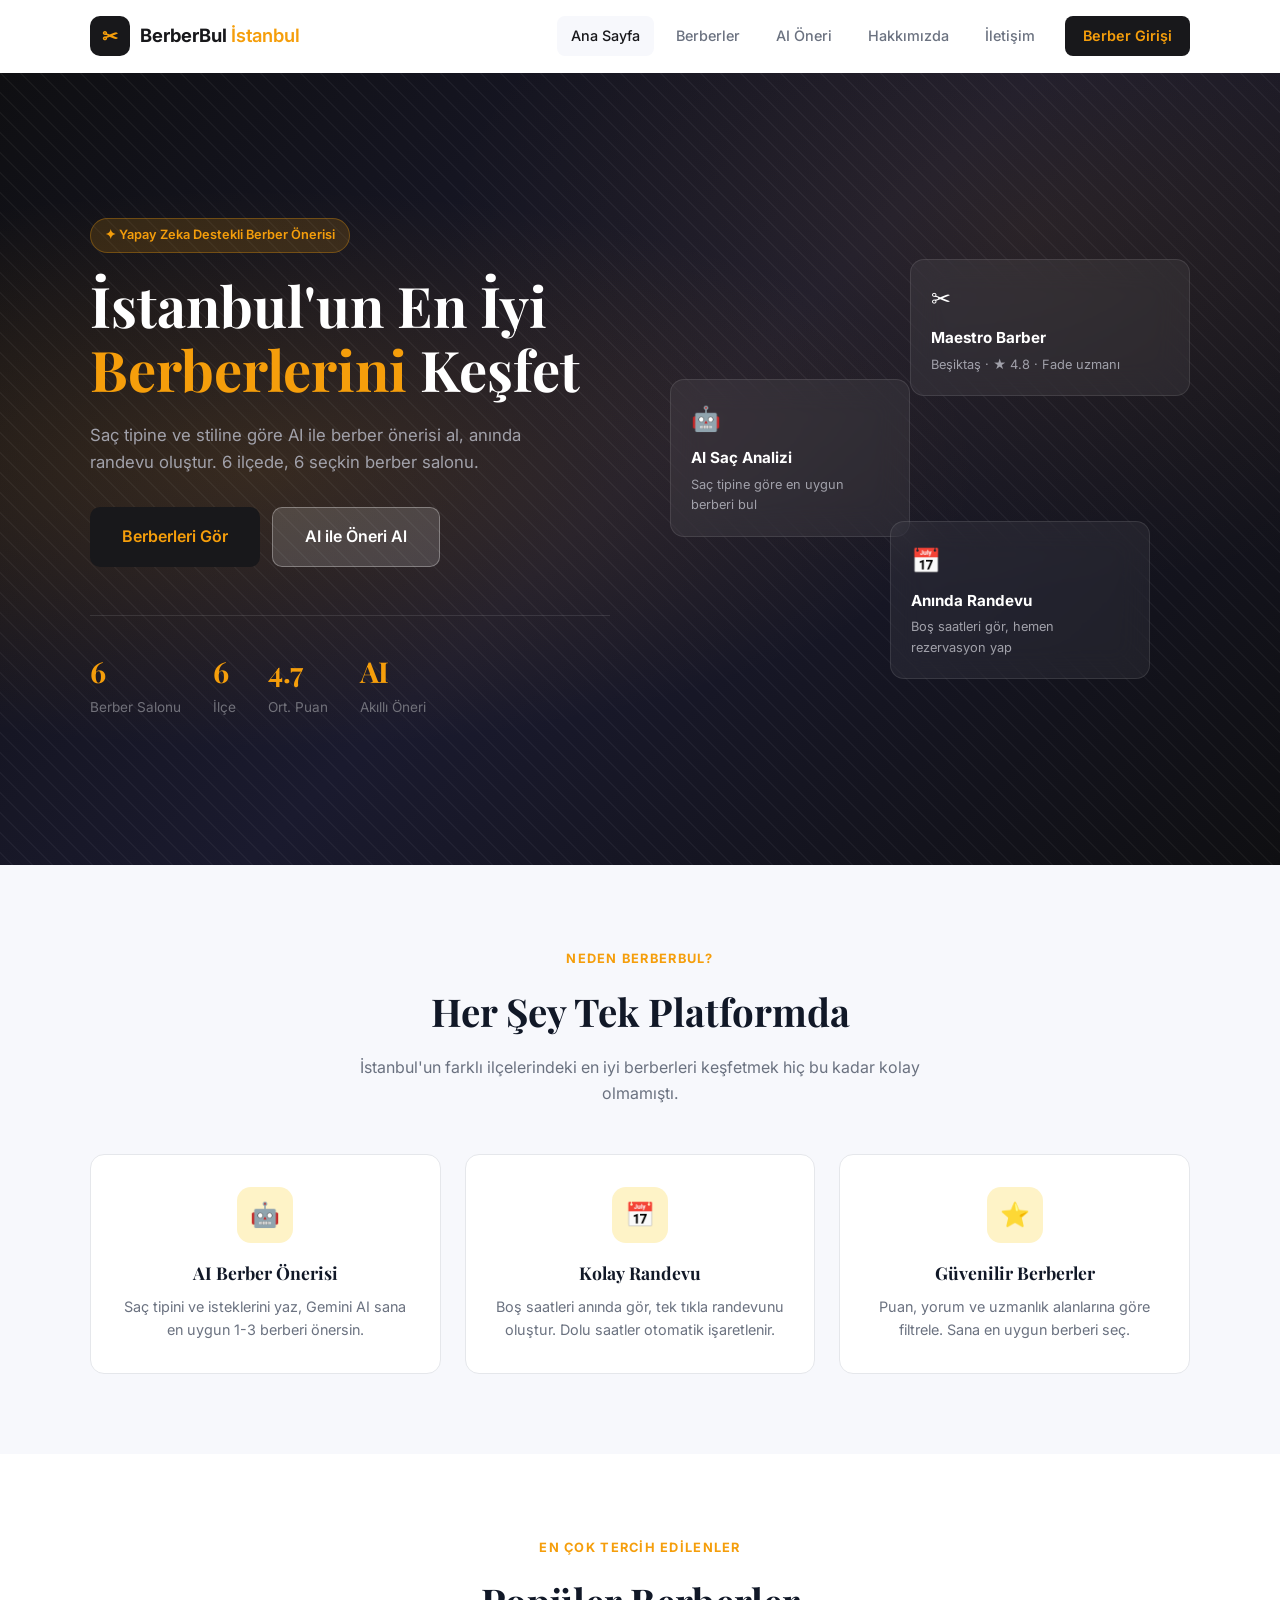
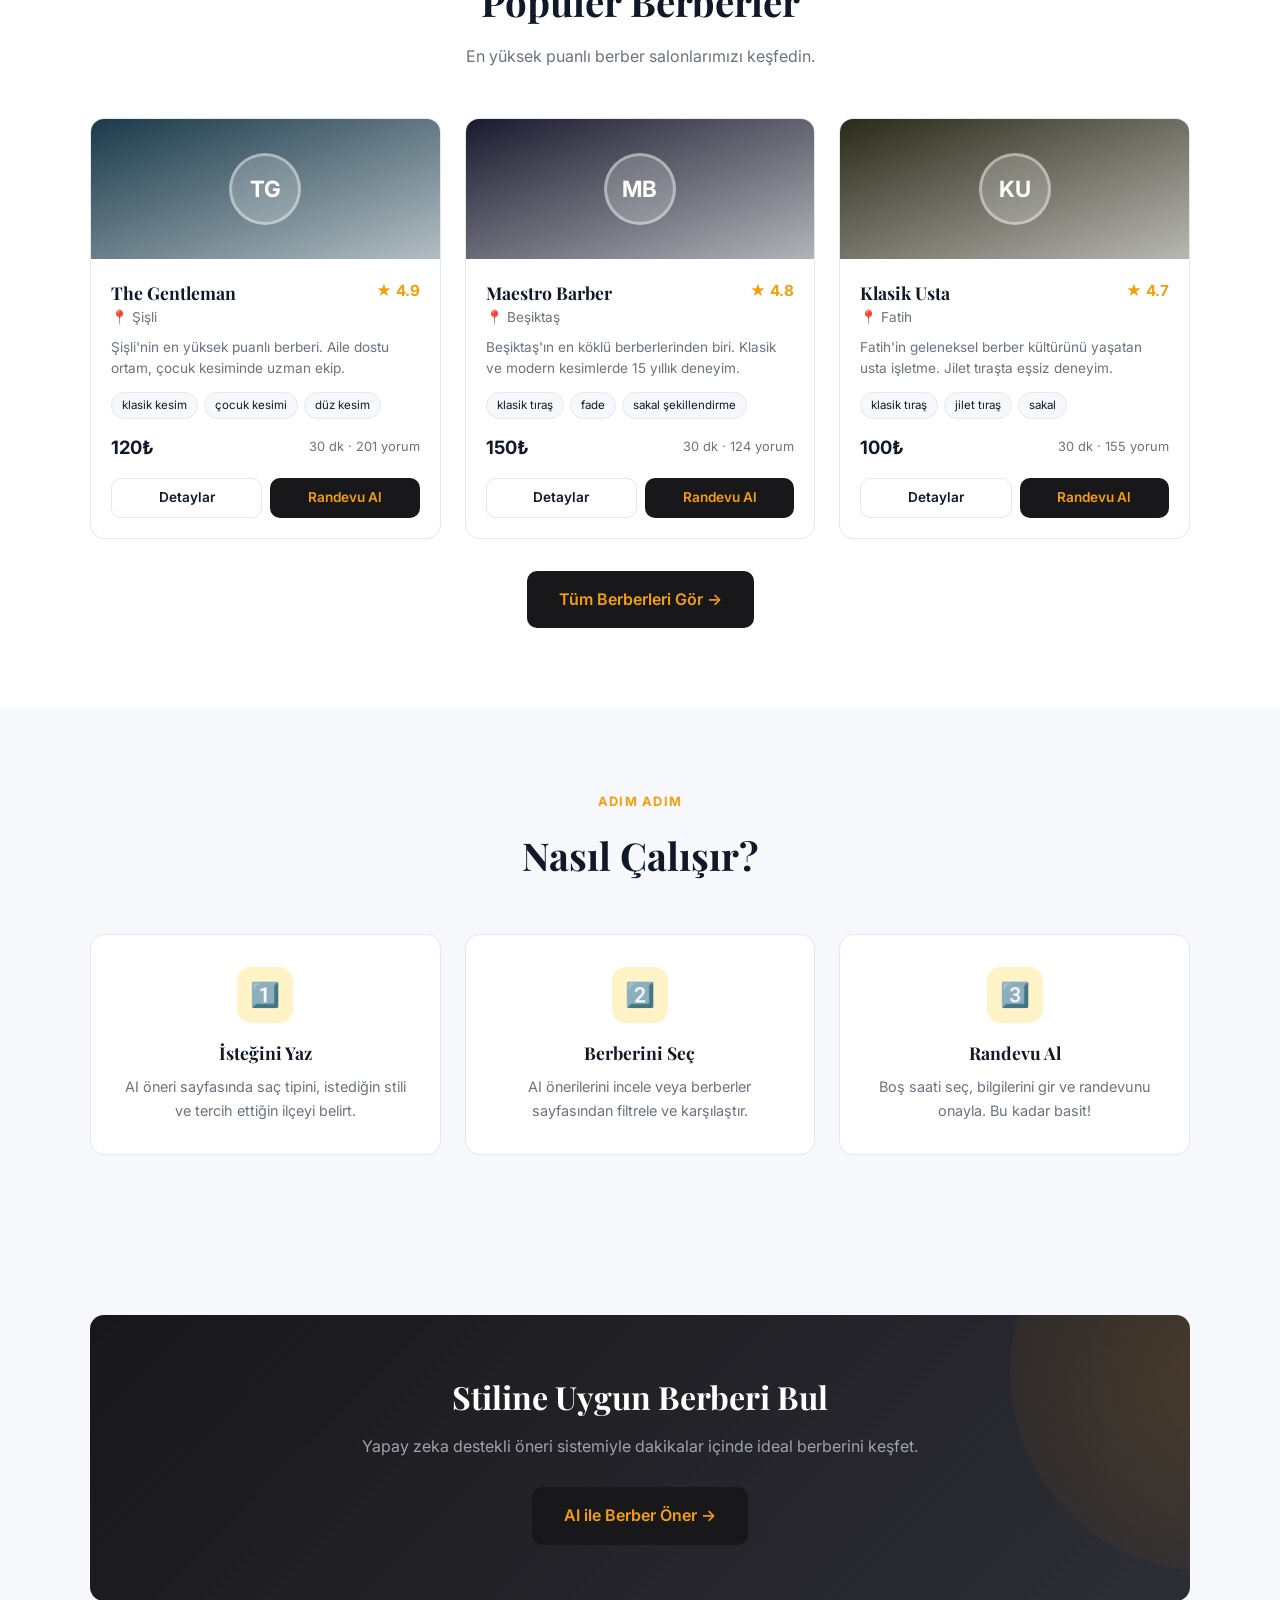
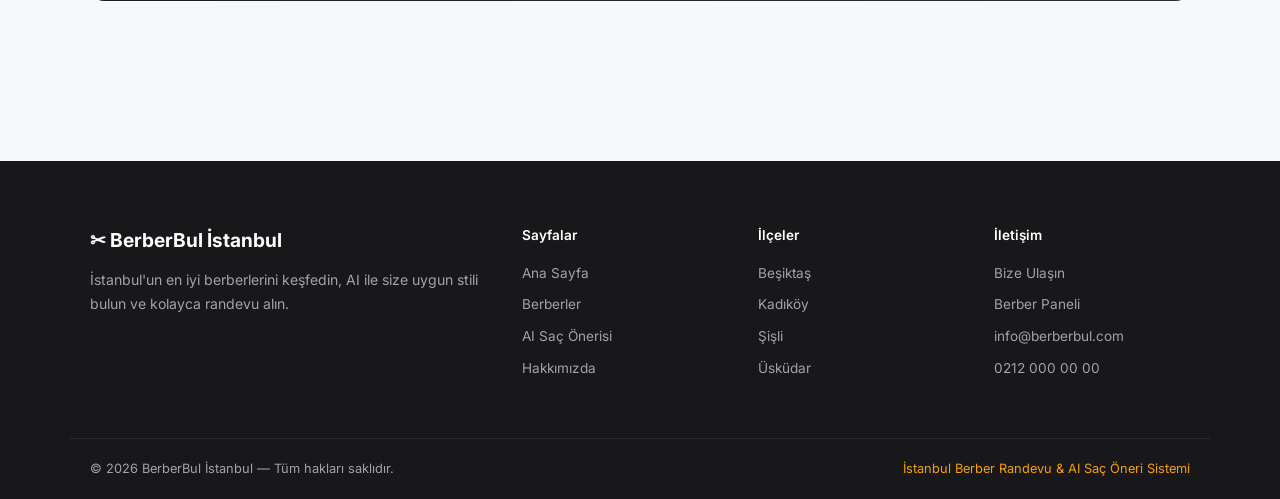
<file: index.html>
<!DOCTYPE html>
<html lang="tr">
<head>
  <meta charset="UTF-8">
  <meta name="viewport" content="width=device-width, initial-scale=1.0">
  <title>BerberBul İstanbul — Randevu & AI Saç Önerisi</title>
  <link rel="preconnect" href="https://fonts.googleapis.com">
  <link rel="preconnect" href="https://fonts.gstatic.com" crossorigin>
  <link href="https://fonts.googleapis.com/css2?family=Inter:wght@400;500;600;700&family=Playfair+Display:wght@600;700&display=swap" rel="stylesheet">
  <link rel="stylesheet" href="css/style.css">
</head>
<body>
  <div id="navbar-slot"></div>

  <main>
    <!-- Hero -->
    <section class="hero">
      <div class="hero-bg"></div>
      <div class="hero-pattern"></div>
      <div class="hero-content">
        <div>
          <div class="hero-badge">✦ Yapay Zeka Destekli Berber Önerisi</div>
          <h1>İstanbul'un En İyi <span>Berberlerini</span> Keşfet</h1>
          <p class="hero-desc">Saç tipine ve stiline göre AI ile berber önerisi al, anında randevu oluştur. 6 ilçede, 6 seçkin berber salonu.</p>
          <div class="hero-actions">
            <a href="berberler.html" class="btn btn-primary btn-lg">Berberleri Gör</a>
            <a href="ai-oneri.html" class="btn btn-ghost btn-lg">AI ile Öneri Al</a>
          </div>
          <div class="hero-stats">
            <div class="hero-stat"><strong>6</strong><span>Berber Salonu</span></div>
            <div class="hero-stat"><strong>6</strong><span>İlçe</span></div>
            <div class="hero-stat"><strong>4.7</strong><span>Ort. Puan</span></div>
            <div class="hero-stat"><strong>AI</strong><span>Akıllı Öneri</span></div>
          </div>
        </div>
        <div class="hero-visual">
          <div class="hero-card-stack">
            <div class="hero-float-card">
              <div class="card-icon">✂</div>
              <h4>Maestro Barber</h4>
              <p>Beşiktaş · ★ 4.8 · Fade uzmanı</p>
            </div>
            <div class="hero-float-card">
              <div class="card-icon">🤖</div>
              <h4>AI Saç Analizi</h4>
              <p>Saç tipine göre en uygun berberi bul</p>
            </div>
            <div class="hero-float-card">
              <div class="card-icon">📅</div>
              <h4>Anında Randevu</h4>
              <p>Boş saatleri gör, hemen rezervasyon yap</p>
            </div>
          </div>
        </div>
      </div>
    </section>

    <!-- Özellikler -->
    <section class="section">
      <div class="container">
        <div class="section-header">
          <span class="section-label">Neden BerberBul?</span>
          <h2 class="section-title">Her Şey Tek Platformda</h2>
          <p class="section-desc">İstanbul'un farklı ilçelerindeki en iyi berberleri keşfetmek hiç bu kadar kolay olmamıştı.</p>
        </div>
        <div class="features-grid">
          <div class="feature-card">
            <div class="feature-icon">🤖</div>
            <h3>AI Berber Önerisi</h3>
            <p>Saç tipini ve isteklerini yaz, Gemini AI sana en uygun 1-3 berberi önersin.</p>
          </div>
          <div class="feature-card">
            <div class="feature-icon">📅</div>
            <h3>Kolay Randevu</h3>
            <p>Boş saatleri anında gör, tek tıkla randevunu oluştur. Dolu saatler otomatik işaretlenir.</p>
          </div>
          <div class="feature-card">
            <div class="feature-icon">⭐</div>
            <h3>Güvenilir Berberler</h3>
            <p>Puan, yorum ve uzmanlık alanlarına göre filtrele. Sana en uygun berberi seç.</p>
          </div>
        </div>
      </div>
    </section>

    <!-- Popüler Berberler -->
    <section class="section section-alt">
      <div class="container">
        <div class="section-header">
          <span class="section-label">En Çok Tercih Edilenler</span>
          <h2 class="section-title">Popüler Berberler</h2>
          <p class="section-desc">En yüksek puanlı berber salonlarımızı keşfedin.</p>
        </div>
        <div id="populerGrid" class="berber-grid"></div>
        <div class="text-center mt-4">
          <a href="berberler.html" class="btn btn-primary btn-lg">Tüm Berberleri Gör →</a>
        </div>
      </div>
    </section>

    <!-- Nasıl Çalışır -->
    <section class="section">
      <div class="container">
        <div class="section-header">
          <span class="section-label">Adım Adım</span>
          <h2 class="section-title">Nasıl Çalışır?</h2>
        </div>
        <div class="features-grid">
          <div class="feature-card">
            <div class="feature-icon">1️⃣</div>
            <h3>İsteğini Yaz</h3>
            <p>AI öneri sayfasında saç tipini, istediğin stili ve tercih ettiğin ilçeyi belirt.</p>
          </div>
          <div class="feature-card">
            <div class="feature-icon">2️⃣</div>
            <h3>Berberini Seç</h3>
            <p>AI önerilerini incele veya berberler sayfasından filtrele ve karşılaştır.</p>
          </div>
          <div class="feature-card">
            <div class="feature-icon">3️⃣</div>
            <h3>Randevu Al</h3>
            <p>Boş saati seç, bilgilerini gir ve randevunu onayla. Bu kadar basit!</p>
          </div>
        </div>
      </div>
    </section>

    <!-- CTA -->
    <section class="section">
      <div class="container">
        <div class="cta-banner">
          <h2>Stiline Uygun Berberi Bul</h2>
          <p>Yapay zeka destekli öneri sistemiyle dakikalar içinde ideal berberini keşfet.</p>
          <a href="ai-oneri.html" class="btn btn-primary btn-lg">AI ile Berber Öner →</a>
        </div>
      </div>
    </section>
  </main>

  <div id="footer-slot"></div>

  <script src="js/config.js"></script>
  <script src="js/data.js"></script>
  <script src="js/utils.js"></script>
  <script src="js/components.js"></script>
  <script src="js/berberler.js"></script>
</body>
</html>
</file>
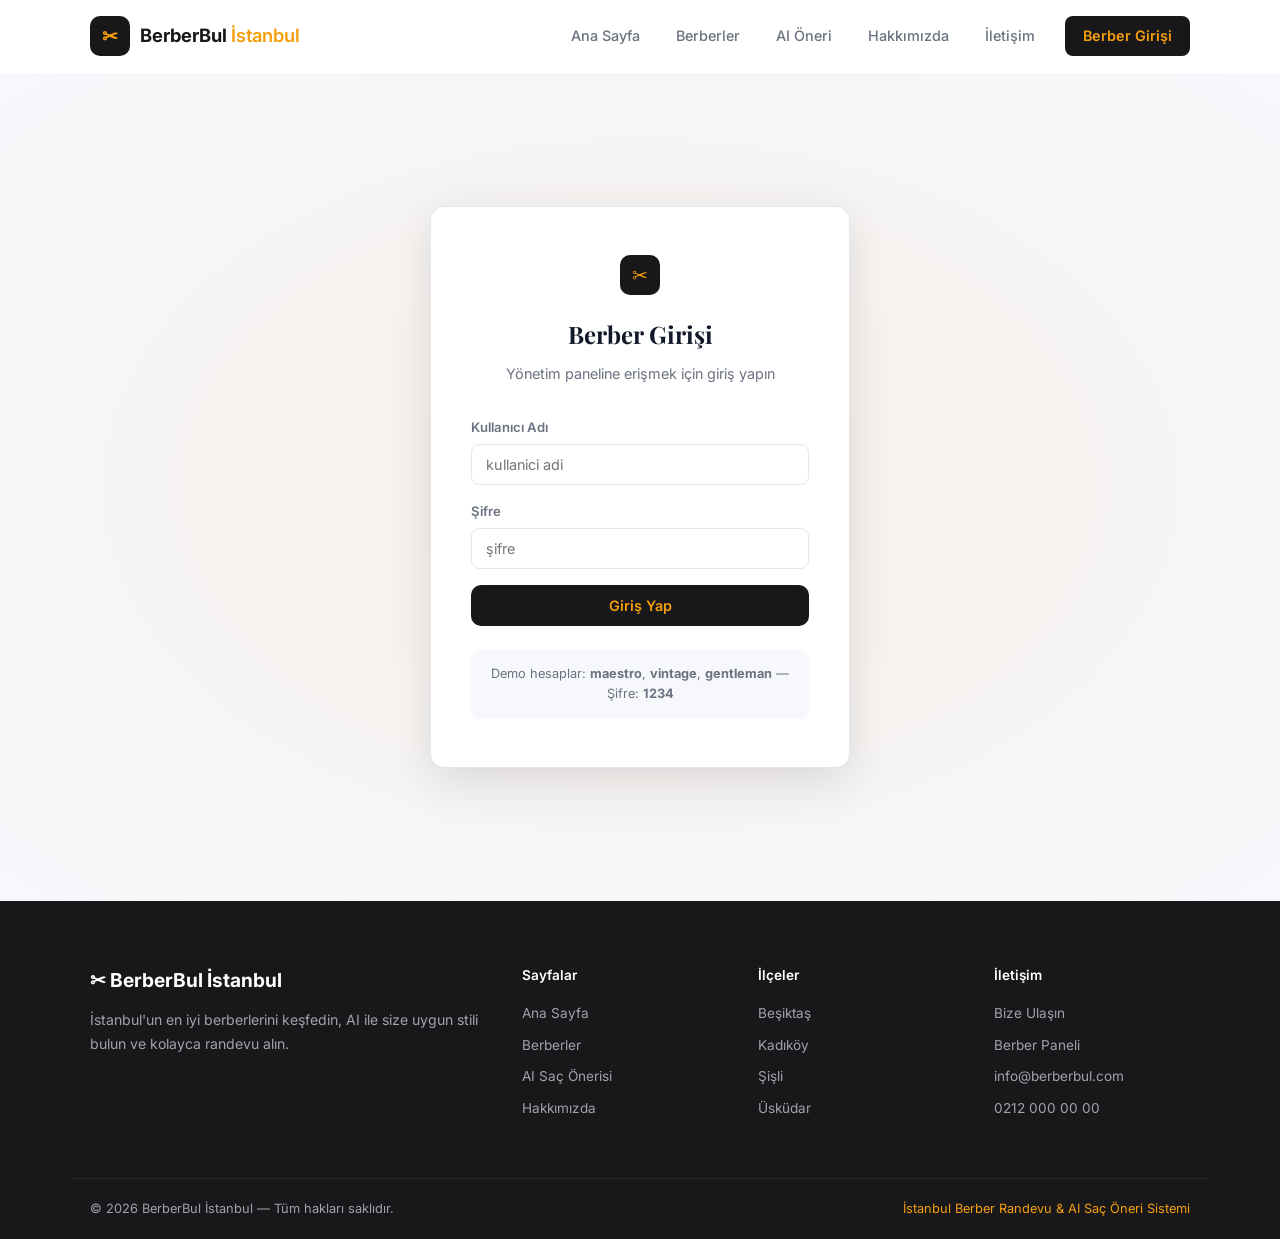
<file: admin-giris.html>
<!DOCTYPE html>
<html lang="tr">
<head>
  <meta charset="UTF-8">
  <meta name="viewport" content="width=device-width, initial-scale=1.0">
  <title>Berber Girişi — BerberBul İstanbul</title>
  <link rel="preconnect" href="https://fonts.googleapis.com">
  <link rel="preconnect" href="https://fonts.gstatic.com" crossorigin>
  <link href="https://fonts.googleapis.com/css2?family=Inter:wght@400;500;600;700&family=Playfair+Display:wght@600;700&display=swap" rel="stylesheet">
  <link rel="stylesheet" href="css/style.css">
</head>
<body>
  <div id="navbar-slot"></div>

  <main class="admin-login-page">
    <div class="login-card">
      <div class="logo-icon" style="display:flex;">✂</div>
      <h2>Berber Girişi</h2>
      <p class="login-subtitle">Yönetim paneline erişmek için giriş yapın</p>

      <div class="form-group">
        <label>Kullanıcı Adı</label>
        <input type="text" id="adminKullanici" placeholder="kullanici adi">
      </div>
      <div class="form-group">
        <label>Şifre</label>
        <input type="password" id="adminSifre" placeholder="şifre" onkeydown="if(event.key==='Enter')girisYap()">
      </div>
      <div id="girisHata" class="error-msg">Hatalı bilgi.</div>
      <button class="btn btn-primary" style="width:100%;" onclick="girisYap()">Giriş Yap</button>

      <div class="login-hint">
        Demo hesaplar: <strong>maestro</strong>, <strong>vintage</strong>, <strong>gentleman</strong> — Şifre: <strong>1234</strong>
      </div>
    </div>
  </main>

  <div id="footer-slot"></div>

  <script src="js/config.js"></script>
  <script src="js/data.js"></script>
  <script src="js/utils.js"></script>
  <script src="js/components.js"></script>
  <script src="js/admin.js"></script>
  <script>
    // Zaten giriş yapılmışsa panele yönlendir
    if (sessionStorage.getItem("berberbul_admin")) {
      window.location.href = "admin-panel.html";
    }
  </script>
</body>
</html>
</file>
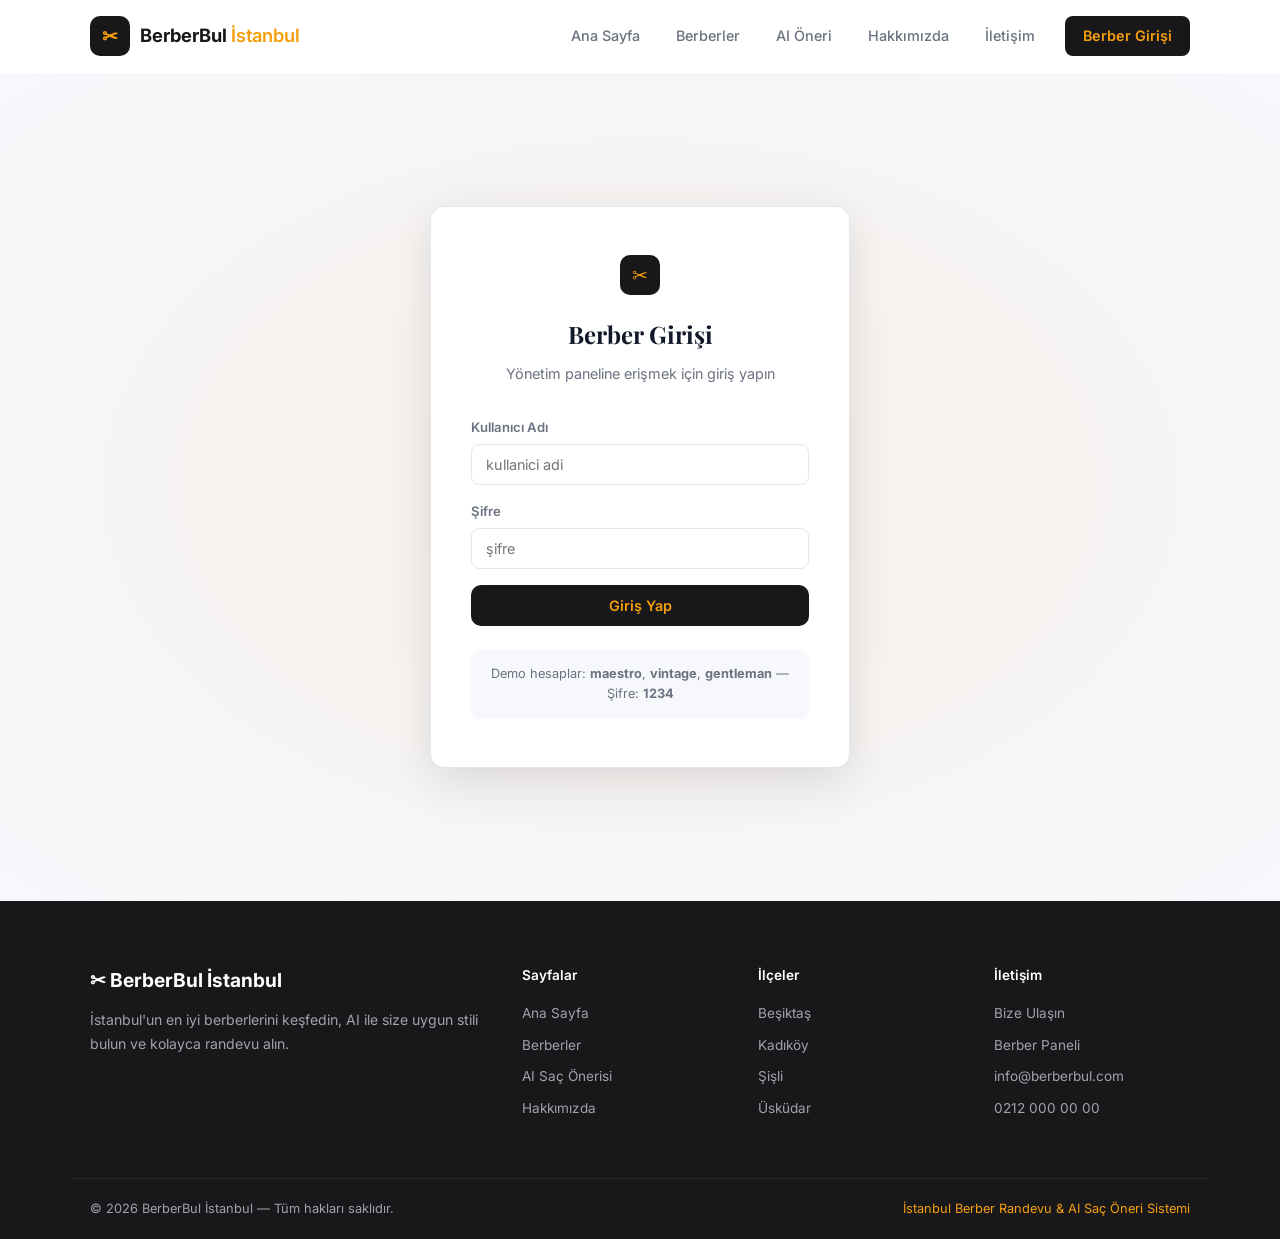
<file: admin-panel.html>
<!DOCTYPE html>
<html lang="tr">
<head>
  <meta charset="UTF-8">
  <meta name="viewport" content="width=device-width, initial-scale=1.0">
  <title>Yönetim Paneli — BerberBul İstanbul</title>
  <link rel="preconnect" href="https://fonts.googleapis.com">
  <link rel="preconnect" href="https://fonts.gstatic.com" crossorigin>
  <link href="https://fonts.googleapis.com/css2?family=Inter:wght@400;500;600;700&family=Playfair+Display:wght@600;700&display=swap" rel="stylesheet">
  <link rel="stylesheet" href="css/style.css">
</head>
<body>
  <div id="navbar-slot"></div>

  <div class="admin-layout">
    <!-- Sidebar -->
    <aside class="admin-sidebar">
      <div class="admin-sidebar-brand">
        <h3 id="sidebarBerberAd">Berber</h3>
        <p id="sidebarIlce">İlçe</p>
      </div>
      <nav class="admin-nav">
        <a class="active" data-tab="ozet">📊 Genel Bakış</a>
        <a data-tab="takvim">📅 Takvim</a>
        <a data-tab="randevular">📋 Randevular</a>
        <a data-tab="analiz">📈 Boşluk Analizi</a>
      </nav>
      <div style="padding:24px;">
        <button class="btn btn-outline" style="width:100%;color:#fff;border-color:rgba(255,255,255,0.2);" onclick="cikisYap()">Çıkış Yap</button>
      </div>
    </aside>

    <!-- Ana İçerik -->
    <div class="admin-main">
      <div class="admin-mobile-tabs" id="mobileTabs">
        <button class="active" data-tab="ozet">Genel Bakış</button>
        <button data-tab="takvim">Takvim</button>
        <button data-tab="randevular">Randevular</button>
        <button data-tab="analiz">Analiz</button>
      </div>
      <div class="admin-topbar">
        <h2>✂ <span id="adminBerberAd">Yönetim Paneli</span></h2>
        <a href="index.html" class="btn btn-outline btn-sm">Siteye Dön</a>
      </div>

      <!-- Özet Tab -->
      <div id="tab-ozet" class="admin-tab active">
        <div class="stats-grid">
          <div class="stat-card">
            <div class="stat-icon">📅</div>
            <div class="stat-value" id="statBugun">0</div>
            <div class="stat-label">Bugünkü Randevu</div>
          </div>
          <div class="stat-card">
            <div class="stat-icon">📆</div>
            <div class="stat-value" id="statHafta">0</div>
            <div class="stat-label">Bu Haftaki Randevu</div>
          </div>
          <div class="stat-card">
            <div class="stat-icon">📊</div>
            <div class="stat-value" id="statToplam">0</div>
            <div class="stat-label">Toplam Randevu</div>
          </div>
          <div class="stat-card">
            <div class="stat-icon">⏰</div>
            <div class="stat-value" id="statSonrakiBos" style="font-size:1.4rem;">—</div>
            <div class="stat-label">Sonraki Boş Saat (Bugün)</div>
          </div>
        </div>

        <div class="admin-section">
          <h3>🆕 Son Randevular</h3>
          <p style="font-size:0.85rem;color:var(--text-muted);margin-bottom:12px;">Müşterilerden gelen en son randevular burada görünür.</p>
          <div id="sonRandevular"></div>
        </div>

        <div class="admin-section">
          <h3>📅 Takvim Özeti</h3>
          <div class="form-group">
            <label>Tarih</label>
            <input type="date" id="adminTakvimTarih" onchange="adminTakvimGuncelle()">
          </div>
          <table class="takvim-table">
            <tbody id="takvimBody"></tbody>
          </table>
        </div>
      </div>

      <!-- Takvim Tab -->
      <div id="tab-takvim" class="admin-tab">
        <div class="admin-section">
          <h3>📅 Takvim Görünümü</h3>
          <div class="form-group">
            <label>Tarih Seç</label>
            <input type="date" id="adminTakvimTarih2" onchange="adminTakvimGuncelle2()">
          </div>
          <p style="font-size:0.85rem;color:var(--text-muted);margin-bottom:16px;">
            <span style="display:inline-block;width:12px;height:12px;background:#fef2f2;border:1px solid #fecaca;border-radius:2px;margin-right:4px;"></span> Dolu &nbsp;
            <span style="display:inline-block;width:12px;height:12px;background:#f0fdf4;border:1px solid #bbf7d0;border-radius:2px;margin-right:4px;"></span> Boş
          </p>
          <table class="takvim-table">
            <tbody id="takvimBody2"></tbody>
          </table>
        </div>
      </div>

      <!-- Randevular Tab -->
      <div id="tab-randevular" class="admin-tab">
        <div class="admin-section">
          <h3>📋 Randevu Listesi</h3>
          <div class="date-filter-row">
            <div class="filter-group">
              <label>Başlangıç</label>
              <input type="date" id="listeBaslangic">
            </div>
            <div class="filter-group">
              <label>Bitiş</label>
              <input type="date" id="listeBitis">
            </div>
            <button class="btn btn-accent" onclick="randevuListesiGuncelle()">Filtrele</button>
          </div>
          <div style="overflow-x:auto;">
            <table class="data-table">
              <thead>
                <tr>
                  <th>Tarih</th>
                  <th>Saat</th>
                  <th>Müşteri</th>
                  <th>Telefon</th>
                  <th>İşlem</th>
                  <th>Sil</th>
                </tr>
              </thead>
              <tbody id="randevuListBody"></tbody>
            </table>
          </div>
        </div>
      </div>

      <!-- Analiz Tab -->
      <div id="tab-analiz" class="admin-tab">
        <div class="admin-section">
          <h3>📈 Bu Hafta Boş Saatler</h3>
          <p style="font-size:0.85rem;color:var(--text-muted);margin-bottom:16px;">
            Bugünden itibaren 7 günlük doluluk analizi. %80 üzeri kırmızı, %50-80 sarı, %50 altı yeşil.
          </p>
          <div style="overflow-x:auto;">
            <table class="analiz-table">
              <thead>
                <tr>
                  <th>Gün</th>
                  <th>Toplam Slot</th>
                  <th>Dolu</th>
                  <th>Boş</th>
                  <th>Doluluk</th>
                </tr>
              </thead>
              <tbody id="analizBody"></tbody>
            </table>
          </div>
        </div>
      </div>
    </div>
  </div>

  <script src="js/config.js"></script>
  <script src="js/data.js"></script>
  <script src="js/utils.js"></script>
  <script src="js/components.js"></script>
  <script src="js/admin.js"></script>
</body>
</html>
</file>
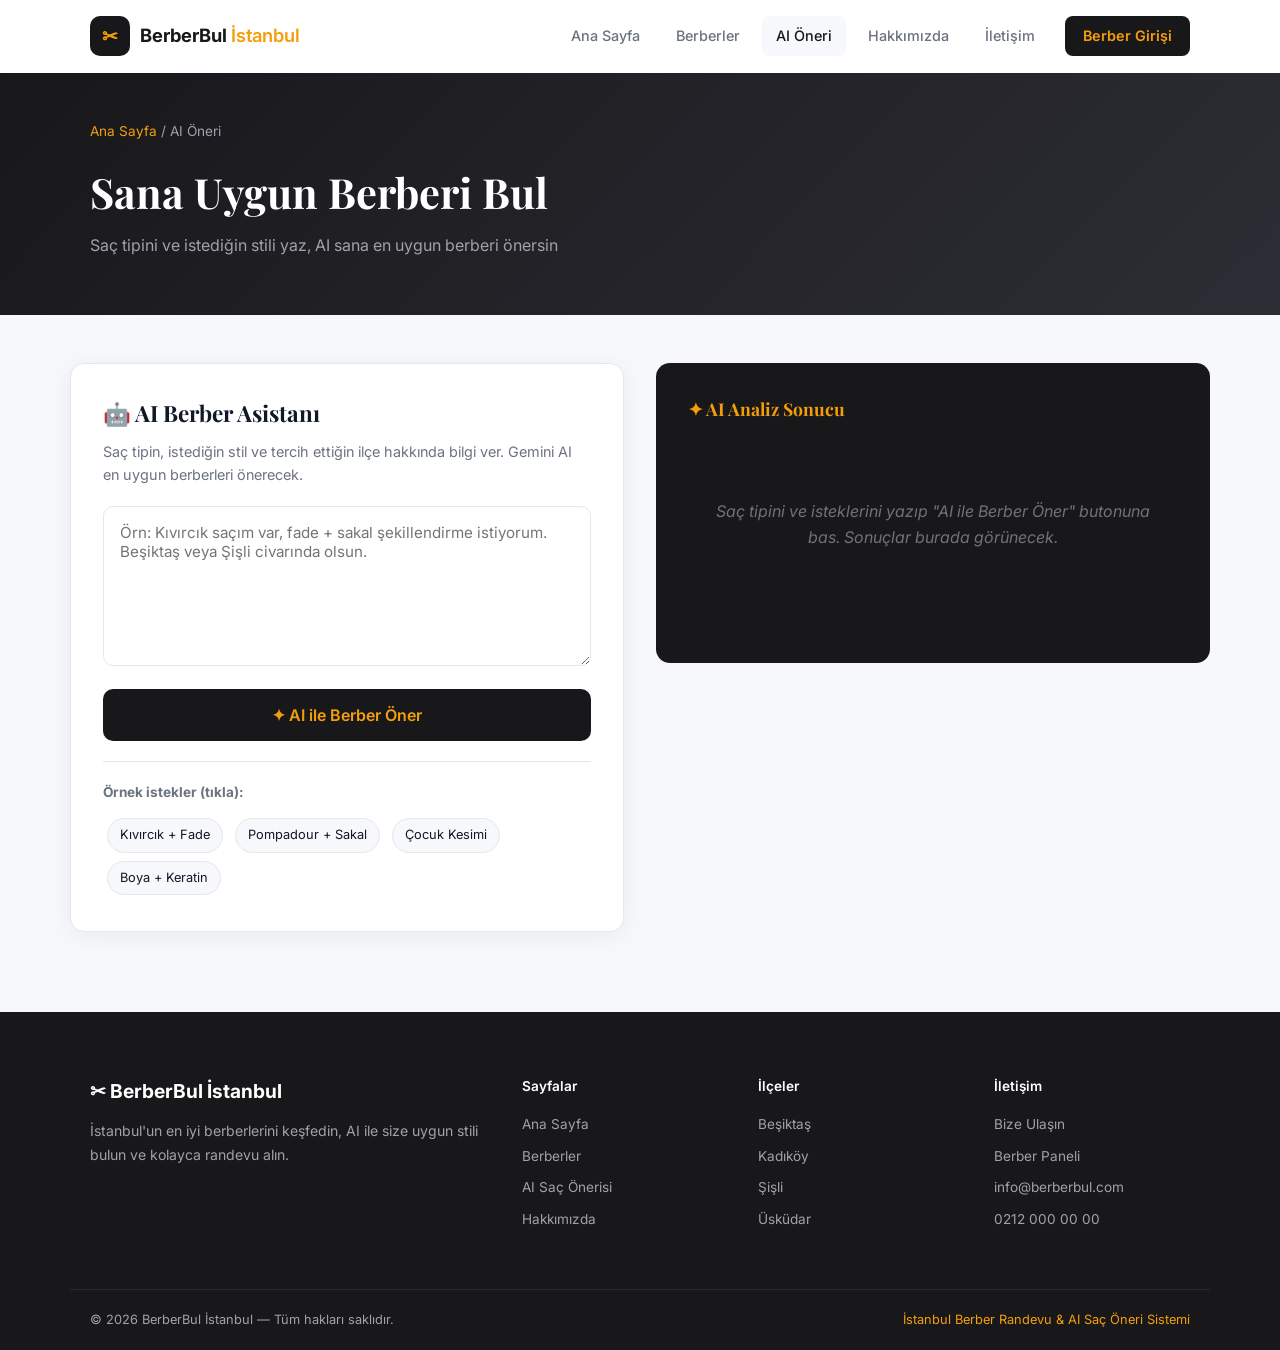
<file: ai-oneri.html>
<!DOCTYPE html>
<html lang="tr">
<head>
  <meta charset="UTF-8">
  <meta name="viewport" content="width=device-width, initial-scale=1.0">
  <title>AI Saç Önerisi — BerberBul İstanbul</title>
  <link rel="preconnect" href="https://fonts.googleapis.com">
  <link rel="preconnect" href="https://fonts.gstatic.com" crossorigin>
  <link href="https://fonts.googleapis.com/css2?family=Inter:wght@400;500;600;700&family=Playfair+Display:wght@600;700&display=swap" rel="stylesheet">
  <link rel="stylesheet" href="css/style.css">
</head>
<body>
  <div id="navbar-slot"></div>

  <div class="page-header">
    <div class="container">
      <nav class="breadcrumb"><a href="index.html">Ana Sayfa</a> / AI Öneri</nav>
      <h1 class="page-title">Sana Uygun Berberi Bul</h1>
      <p class="page-subtitle">Saç tipini ve istediğin stili yaz, AI sana en uygun berberi önersin</p>
    </div>
  </div>

  <main>
    <div class="container ai-page-layout">
      <div class="ai-input-card">
        <h2>🤖 AI Berber Asistanı</h2>
        <p>Saç tipin, istediğin stil ve tercih ettiğin ilçe hakkında bilgi ver. Gemini AI en uygun berberleri önerecek.</p>

        <textarea id="aiInput" class="ai-textarea" placeholder="Örn: Kıvırcık saçım var, fade + sakal şekillendirme istiyorum.&#10;Beşiktaş veya Şişli civarında olsun."></textarea>

        <button id="aiBtn" class="btn btn-primary btn-lg" style="width:100%;" onclick="aiOner()">✦ AI ile Berber Öner</button>

        <div class="ai-examples">
          <h4>Örnek istekler (tıkla):</h4>
          <span class="example-chip" onclick="ornekYaz('Kıvırcık saçım var, fade istiyorum. Beşiktaş civarı.')">Kıvırcık + Fade</span>
          <span class="example-chip" onclick="ornekYaz('Pompadour ve sakal şekillendirme. Kadıköy veya Üsküdar.')">Pompadour + Sakal</span>
          <span class="example-chip" onclick="ornekYaz('Çocuğum için güvenli berber. Şişli veya Fatih.')">Çocuk Kesimi</span>
          <span class="example-chip" onclick="ornekYaz('Saç boyası ve keratin. Uygun fiyatlı olsun.')">Boya + Keratin</span>
        </div>
      </div>

      <div class="ai-result-card">
        <h3>✦ AI Analiz Sonucu</h3>
        <div id="aiLoading" class="ai-loading">
          <span class="scissors-anim">✂</span>
          <span>AI analiz ediyor...</span>
        </div>
        <div id="aiResult">
          <p class="ai-placeholder">Saç tipini ve isteklerini yazıp "AI ile Berber Öner" butonuna bas. Sonuçlar burada görünecek.</p>
        </div>
      </div>
    </div>

    <div class="container" id="onerilenBerberler"></div>
  </main>

  <div id="footer-slot"></div>

  <script src="js/config.js"></script>
  <script src="js/data.js"></script>
  <script src="js/utils.js"></script>
  <script src="js/components.js"></script>
  <script src="js/ai.js"></script>
</body>
</html>
</file>
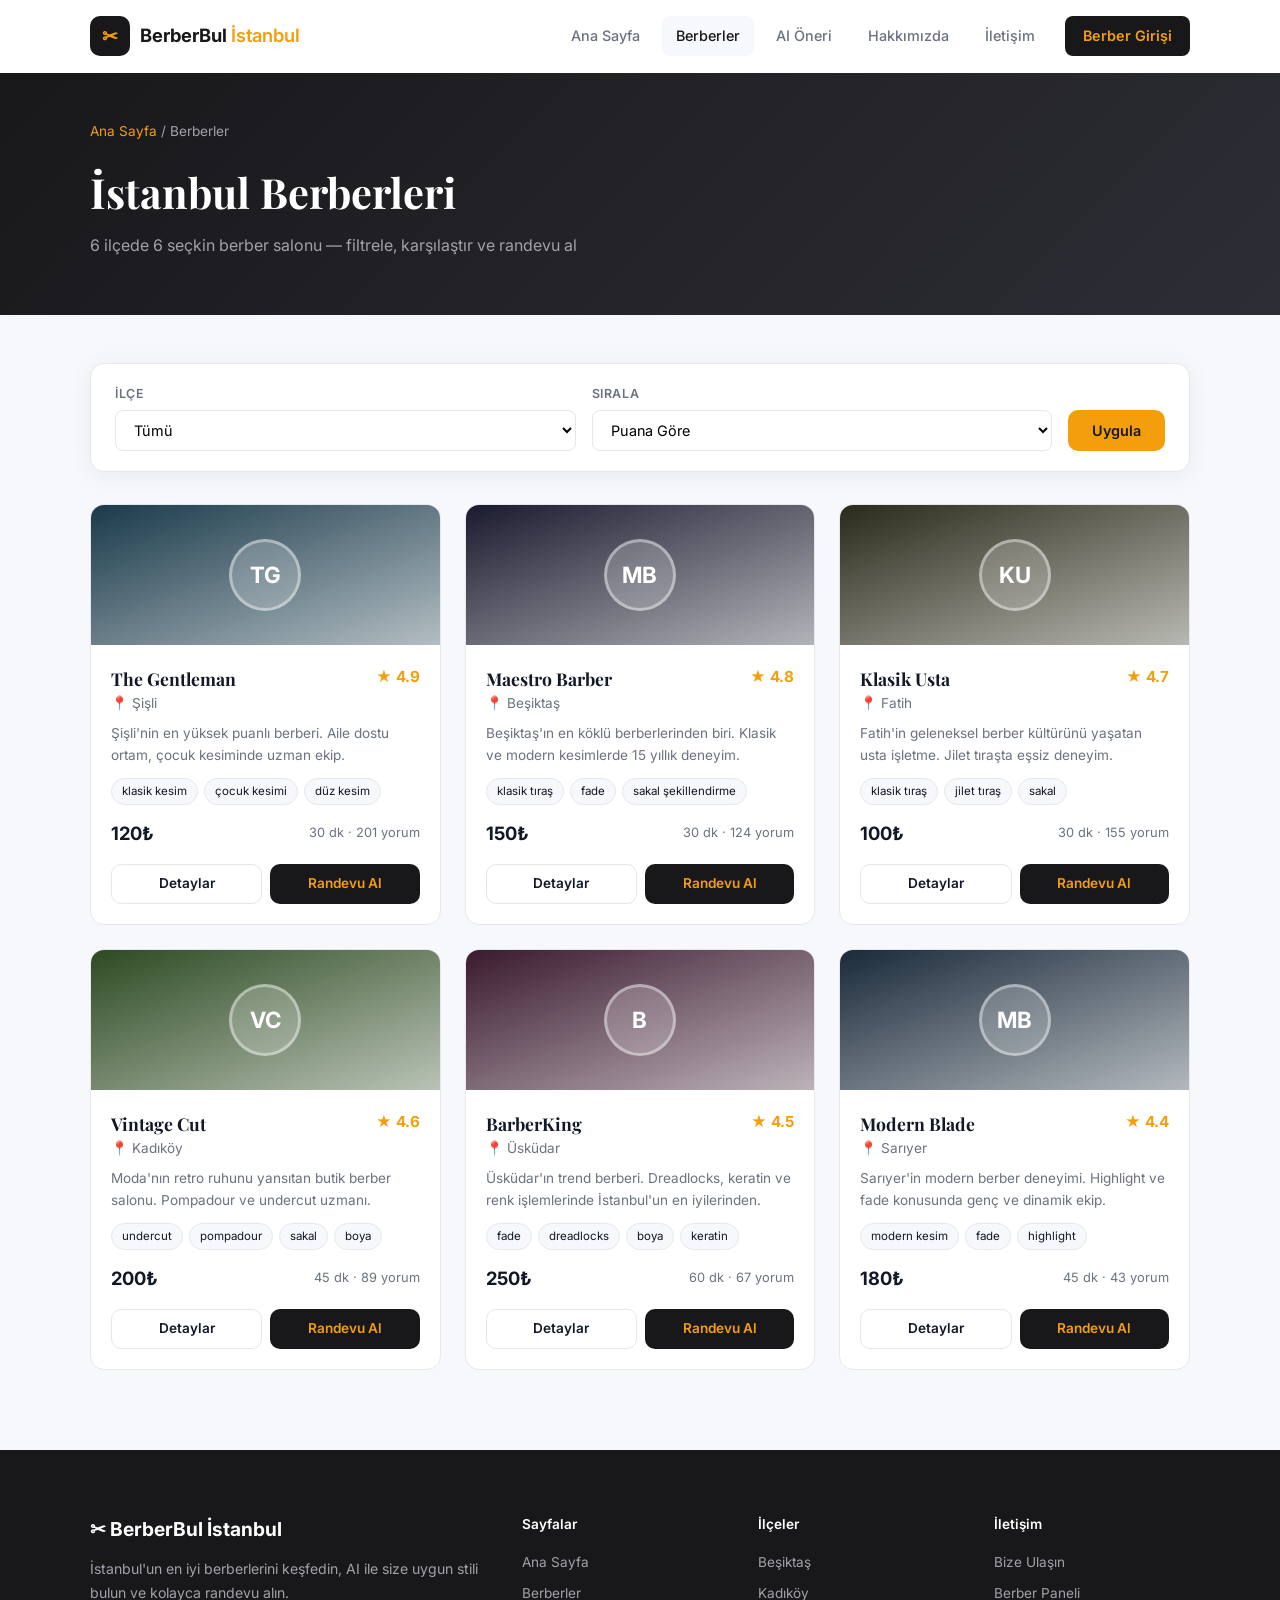
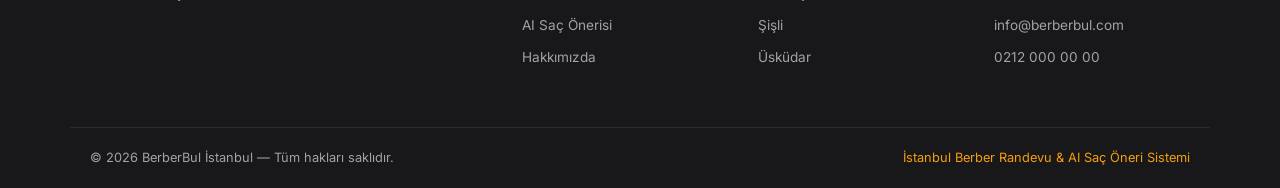
<file: berber-detay.html>
<!DOCTYPE html>
<html lang="tr">
<head>
  <meta charset="UTF-8">
  <meta name="viewport" content="width=device-width, initial-scale=1.0">
  <title>Berber Detay — BerberBul İstanbul</title>
  <link rel="preconnect" href="https://fonts.googleapis.com">
  <link rel="preconnect" href="https://fonts.gstatic.com" crossorigin>
  <link href="https://fonts.googleapis.com/css2?family=Inter:wght@400;500;600;700&family=Playfair+Display:wght@600;700&display=swap" rel="stylesheet">
  <link rel="stylesheet" href="css/style.css">
</head>
<body>
  <div id="navbar-slot"></div>

  <div class="page-header">
    <div class="container">
      <nav class="breadcrumb"><a href="index.html">Ana Sayfa</a> / <a href="berberler.html">Berberler</a> / <span id="breadcrumbAd">Detay</span></nav>
      <h1 class="page-title" id="headerAd">Berber Detayı</h1>
      <p class="page-subtitle" id="headerIlce"></p>
    </div>
  </div>

  <main>
    <div class="container detay-layout">
      <!-- Sol: Bilgiler -->
      <div>
        <div class="detay-hero-card">
          <div class="detay-banner" id="detayBanner">
            <div class="detay-banner-content">
              <div class="berber-avatar-lg" id="detayAvatar">MB</div>
              <div style="color:#fff;padding-bottom:8px;">
                <h2 id="detayAd" style="color:#fff;font-size:1.5rem;"></h2>
                <p id="detayIlce" style="opacity:0.85;font-size:0.9rem;"></p>
              </div>
            </div>
          </div>
          <div class="detay-info">
            <div class="detay-stats">
              <div class="detay-stat"><strong id="detayPuan">—</strong><span>Puan</span></div>
              <div class="detay-stat"><strong id="detayYorum">—</strong><span>Yorum</span></div>
              <div class="detay-stat"><strong id="detayFiyat">—</strong><span>Ücret</span></div>
              <div class="detay-stat"><strong id="detaySeans">—</strong><span>Seans</span></div>
            </div>
            <p id="detayAciklama" style="margin-bottom:16px;color:var(--text-muted);"></p>
            <div class="badges" id="detayUzmanlik"></div>
            <ul class="info-list">
              <li><span class="icon">📍</span><span id="detayAdres"></span></li>
              <li><span class="icon">📞</span><span id="detayTelefon"></span></li>
              <li><span class="icon">🕐</span>Çalışma Saatleri: <span id="detaySaat"></span></li>
            </ul>
          </div>
        </div>

        <div class="admin-section reviews-section">
          <h3>⭐ Müşteri Yorumları</h3>
          <div id="detayYorumlar"></div>
        </div>
      </div>

      <!-- Sağ: Randevu -->
      <div class="randevu-panel" id="randevu">
        <h3>📅 Randevu Al</h3>
        <div class="randevu-steps">
          <div class="step-dot active"></div>
          <div class="step-dot"></div>
          <div class="step-dot"></div>
        </div>

        <div class="form-group">
          <label>Tarih Seçin</label>
          <input type="date" id="modalTarih" onchange="modalTarihDegisti()">
        </div>

        <label style="font-size:0.82rem;font-weight:600;color:var(--text-muted);display:block;margin-bottom:8px;">Müsait Saatler</label>
        <div id="slotGrid" class="slot-grid"></div>

        <div id="randevuForm" style="display:none;">
          <div class="form-group">
            <label>Ad Soyad</label>
            <input type="text" id="formAd" placeholder="Adınız Soyadınız">
          </div>
          <div class="form-group">
            <label>Telefon</label>
            <input type="tel" id="formTel" placeholder="05XX XXX XX XX">
          </div>
          <div class="form-group">
            <label>İstek / İşlem</label>
            <input type="text" id="formIslem" placeholder="Saç + sakal, fade...">
          </div>
          <button class="btn btn-primary" style="width:100%;" onclick="randevuAl()">Randevu Al</button>
        </div>

        <div id="randevuSuccess" class="success-msg"></div>
      </div>
    </div>
  </main>

  <div id="footer-slot"></div>

  <script src="js/config.js"></script>
  <script src="js/data.js"></script>
  <script src="js/utils.js"></script>
  <script src="js/components.js"></script>
  <script src="js/randevu.js"></script>
  <script>
    document.addEventListener("DOMContentLoaded", () => {
      const id = urlParam("id");
      const b = berberBul(id);
      if (b) {
        document.getElementById("breadcrumbAd").textContent = b.ad;
        document.getElementById("headerAd").textContent = b.ad;
        document.getElementById("headerIlce").textContent = b.ilce + " · " + b.adres;
      }
    });
  </script>
</body>
</html>
</file>
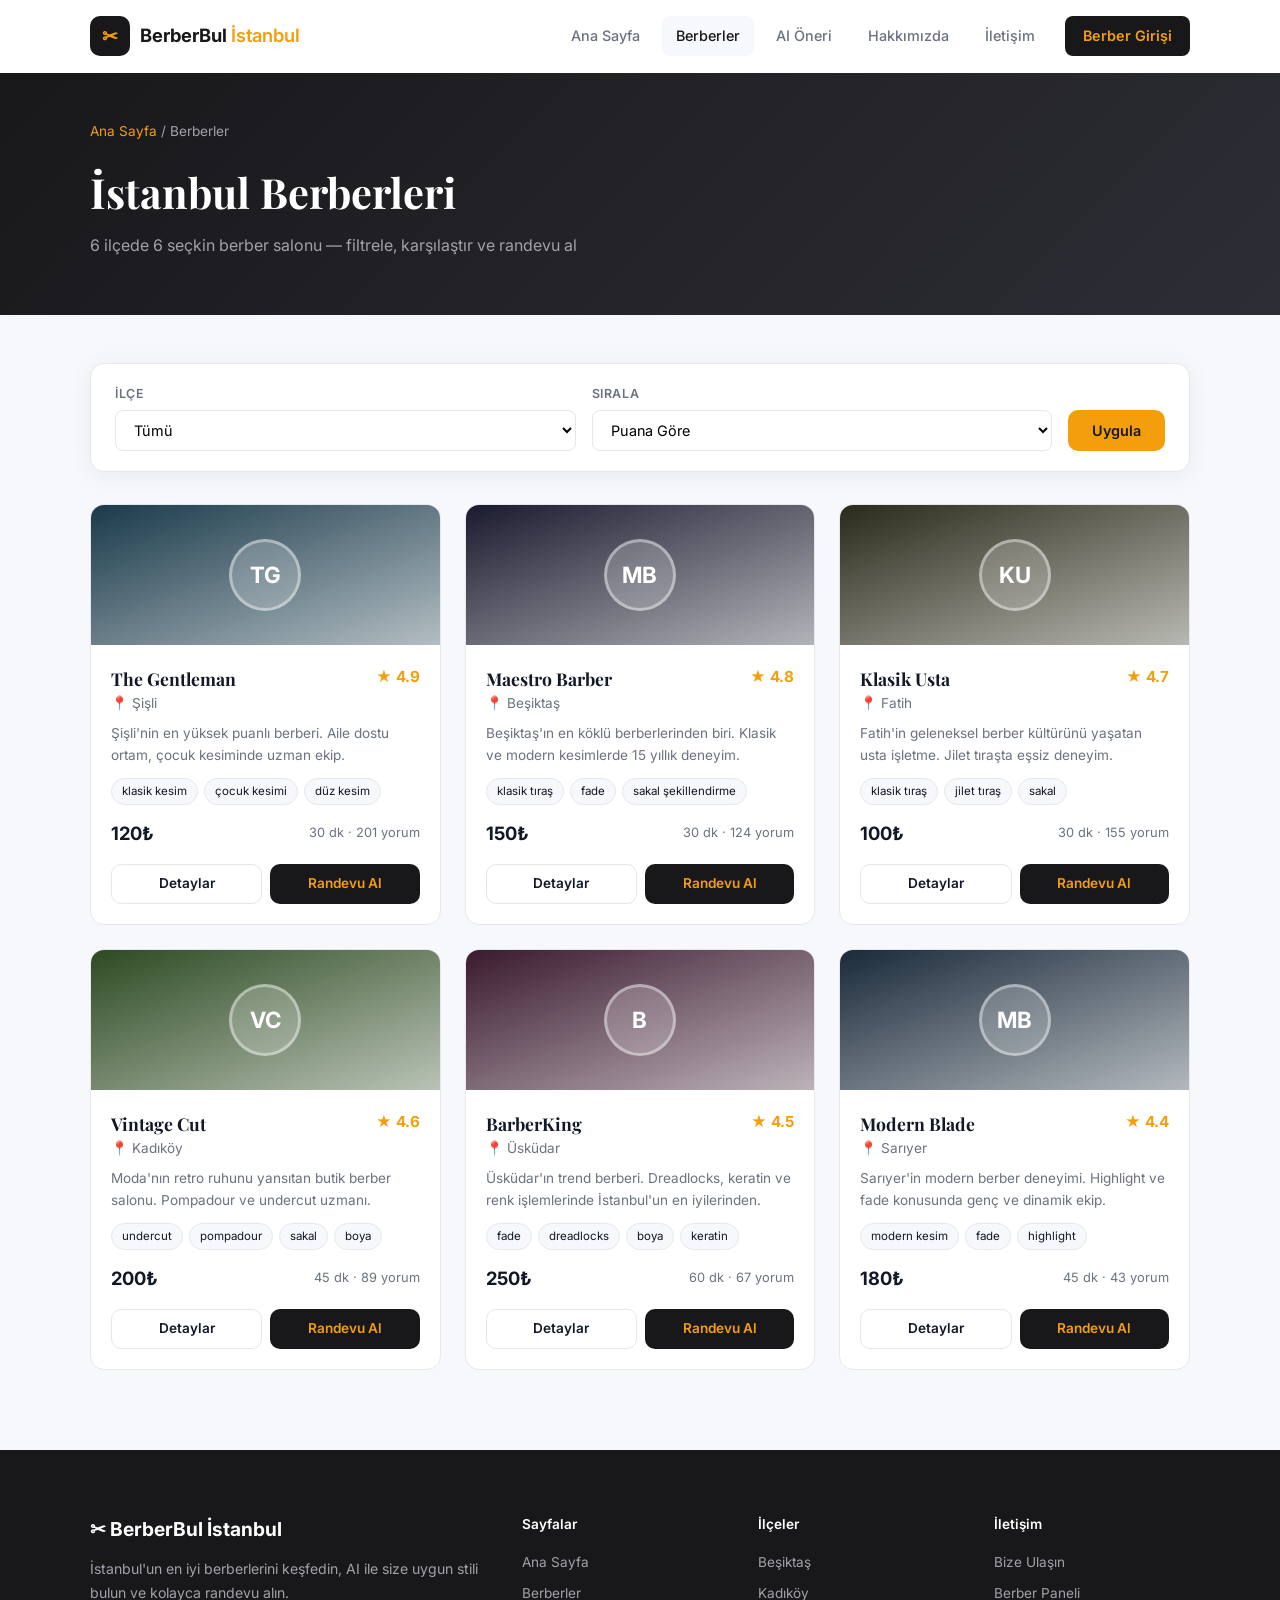
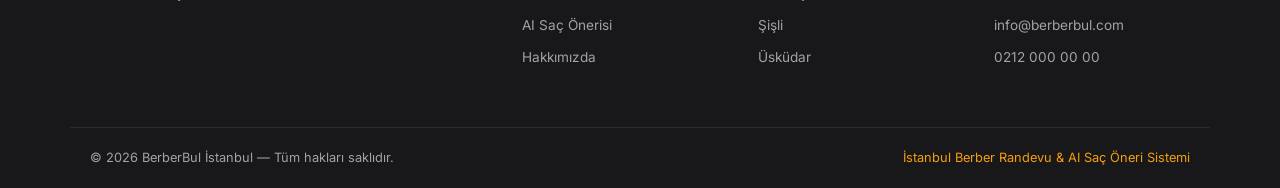
<file: berberler.html>
<!DOCTYPE html>
<html lang="tr">
<head>
  <meta charset="UTF-8">
  <meta name="viewport" content="width=device-width, initial-scale=1.0">
  <title>Berberler — BerberBul İstanbul</title>
  <link rel="preconnect" href="https://fonts.googleapis.com">
  <link rel="preconnect" href="https://fonts.gstatic.com" crossorigin>
  <link href="https://fonts.googleapis.com/css2?family=Inter:wght@400;500;600;700&family=Playfair+Display:wght@600;700&display=swap" rel="stylesheet">
  <link rel="stylesheet" href="css/style.css">
</head>
<body>
  <div id="navbar-slot"></div>

  <div class="page-header">
    <div class="container">
      <nav class="breadcrumb"><a href="index.html">Ana Sayfa</a> / Berberler</nav>
      <h1 class="page-title">İstanbul Berberleri</h1>
      <p class="page-subtitle">6 ilçede 6 seçkin berber salonu — filtrele, karşılaştır ve randevu al</p>
    </div>
  </div>

  <main>
    <div class="container" style="padding: 48px 20px 80px;">
      <div class="filter-bar">
        <div class="filter-group">
          <label>İlçe</label>
          <select id="filtreIlce">
            <option value="">Tümü</option>
            <option value="Beşiktaş">Beşiktaş</option>
            <option value="Kadıköy">Kadıköy</option>
            <option value="Şişli">Şişli</option>
            <option value="Üsküdar">Üsküdar</option>
            <option value="Fatih">Fatih</option>
            <option value="Sarıyer">Sarıyer</option>
          </select>
        </div>
        <div class="filter-group">
          <label>Sırala</label>
          <select id="filtreSiralama">
            <option value="puan">Puana Göre</option>
            <option value="fiyat-asc">Fiyata Göre (artan)</option>
            <option value="fiyat-desc">Fiyata Göre (azalan)</option>
          </select>
        </div>
        <button class="btn btn-accent" onclick="filtrele()">Uygula</button>
      </div>

      <div id="berberGrid" class="berber-grid"></div>
    </div>
  </main>

  <div id="footer-slot"></div>

  <script src="js/config.js"></script>
  <script src="js/data.js"></script>
  <script src="js/utils.js"></script>
  <script src="js/components.js"></script>
  <script src="js/berberler.js"></script>
</body>
</html>
</file>
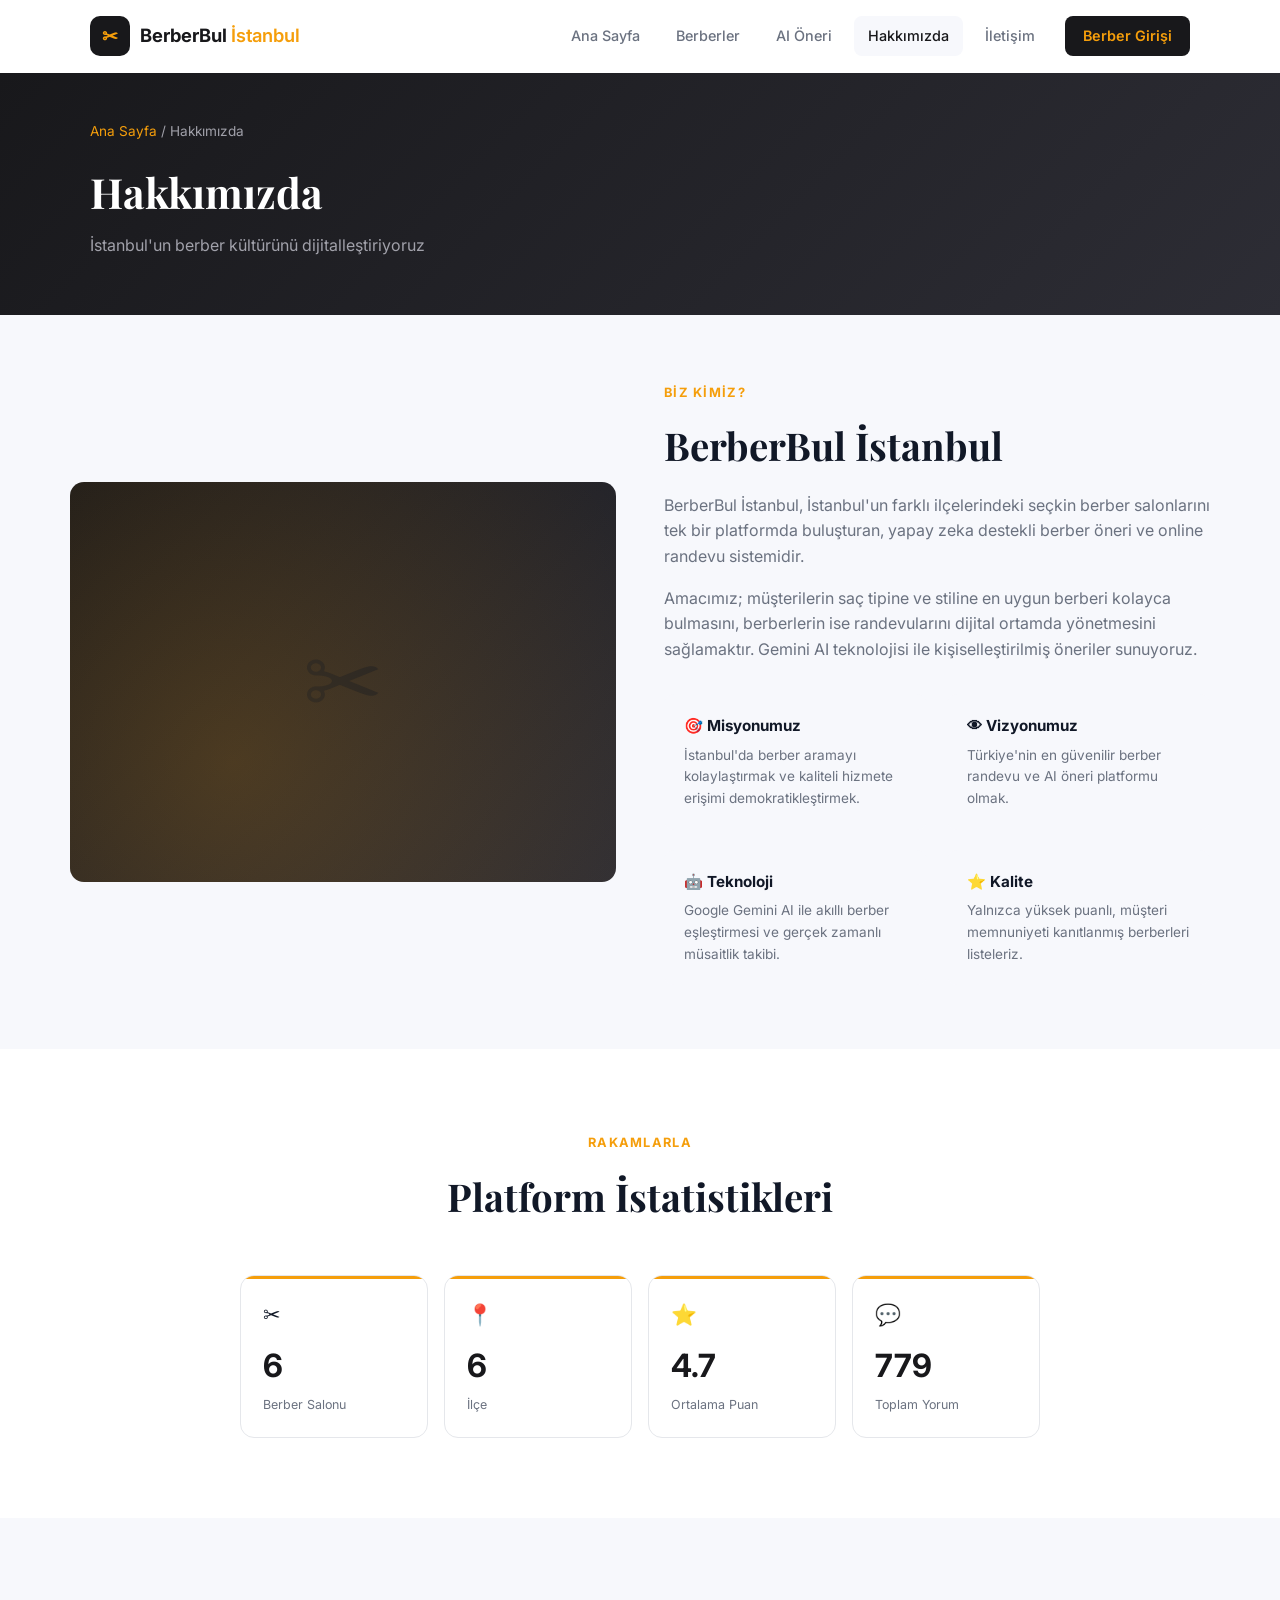
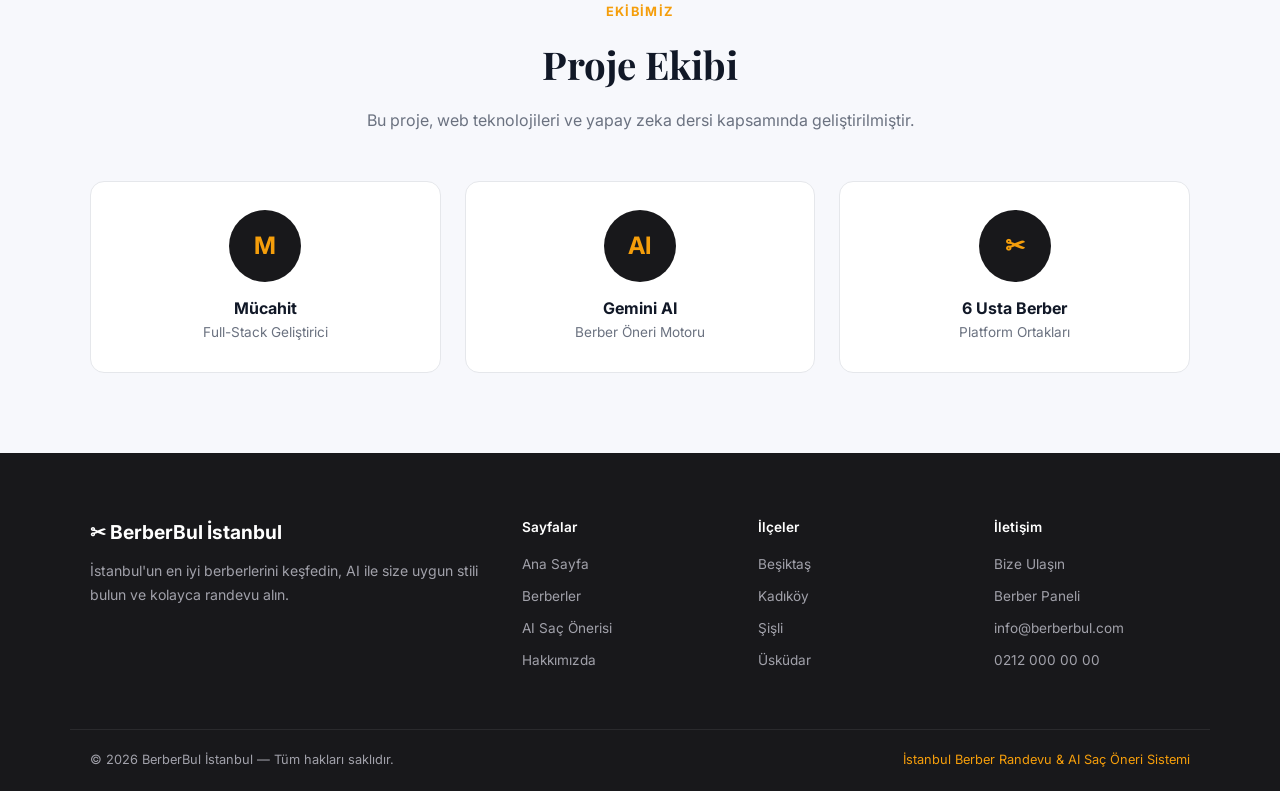
<file: hakkimizda.html>
<!DOCTYPE html>
<html lang="tr">
<head>
  <meta charset="UTF-8">
  <meta name="viewport" content="width=device-width, initial-scale=1.0">
  <title>Hakkımızda — BerberBul İstanbul</title>
  <link rel="preconnect" href="https://fonts.googleapis.com">
  <link rel="preconnect" href="https://fonts.gstatic.com" crossorigin>
  <link href="https://fonts.googleapis.com/css2?family=Inter:wght@400;500;600;700&family=Playfair+Display:wght@600;700&display=swap" rel="stylesheet">
  <link rel="stylesheet" href="css/style.css">
</head>
<body>
  <div id="navbar-slot"></div>

  <div class="page-header">
    <div class="container">
      <nav class="breadcrumb"><a href="index.html">Ana Sayfa</a> / Hakkımızda</nav>
      <h1 class="page-title">Hakkımızda</h1>
      <p class="page-subtitle">İstanbul'un berber kültürünü dijitalleştiriyoruz</p>
    </div>
  </div>

  <main>
    <div class="container about-grid">
      <div class="about-image">✂</div>
      <div>
        <span class="section-label">Biz Kimiz?</span>
        <h2 class="section-title" style="text-align:left;margin-bottom:16px;">BerberBul İstanbul</h2>
        <p style="color:var(--text-muted);margin-bottom:16px;">
          BerberBul İstanbul, İstanbul'un farklı ilçelerindeki seçkin berber salonlarını tek bir platformda buluşturan,
          yapay zeka destekli berber öneri ve online randevu sistemidir.
        </p>
        <p style="color:var(--text-muted);margin-bottom:24px;">
          Amacımız; müşterilerin saç tipine ve stiline en uygun berberi kolayca bulmasını,
          berberlerin ise randevularını dijital ortamda yönetmesini sağlamaktır.
          Gemini AI teknolojisi ile kişiselleştirilmiş öneriler sunuyoruz.
        </p>
        <div class="values-grid">
          <div class="value-item">
            <h4>🎯 Misyonumuz</h4>
            <p>İstanbul'da berber aramayı kolaylaştırmak ve kaliteli hizmete erişimi demokratikleştirmek.</p>
          </div>
          <div class="value-item">
            <h4>👁 Vizyonumuz</h4>
            <p>Türkiye'nin en güvenilir berber randevu ve AI öneri platformu olmak.</p>
          </div>
          <div class="value-item">
            <h4>🤖 Teknoloji</h4>
            <p>Google Gemini AI ile akıllı berber eşleştirmesi ve gerçek zamanlı müsaitlik takibi.</p>
          </div>
          <div class="value-item">
            <h4>⭐ Kalite</h4>
            <p>Yalnızca yüksek puanlı, müşteri memnuniyeti kanıtlanmış berberleri listeleriz.</p>
          </div>
        </div>
      </div>
    </div>

    <section class="section section-alt">
      <div class="container">
        <div class="section-header">
          <span class="section-label">Rakamlarla</span>
          <h2 class="section-title">Platform İstatistikleri</h2>
        </div>
        <div class="stats-grid" style="max-width:800px;margin:0 auto;">
          <div class="stat-card"><div class="stat-icon">✂</div><div class="stat-value">6</div><div class="stat-label">Berber Salonu</div></div>
          <div class="stat-card"><div class="stat-icon">📍</div><div class="stat-value">6</div><div class="stat-label">İlçe</div></div>
          <div class="stat-card"><div class="stat-icon">⭐</div><div class="stat-value">4.7</div><div class="stat-label">Ortalama Puan</div></div>
          <div class="stat-card"><div class="stat-icon">💬</div><div class="stat-value">779</div><div class="stat-label">Toplam Yorum</div></div>
        </div>
      </div>
    </section>

    <section class="section">
      <div class="container">
        <div class="section-header">
          <span class="section-label">Ekibimiz</span>
          <h2 class="section-title">Proje Ekibi</h2>
          <p class="section-desc">Bu proje, web teknolojileri ve yapay zeka dersi kapsamında geliştirilmiştir.</p>
        </div>
        <div class="team-grid">
          <div class="team-card">
            <div class="team-avatar">M</div>
            <h4>Mücahit</h4>
            <p style="font-size:0.85rem;color:var(--text-muted);">Full-Stack Geliştirici</p>
          </div>
          <div class="team-card">
            <div class="team-avatar">AI</div>
            <h4>Gemini AI</h4>
            <p style="font-size:0.85rem;color:var(--text-muted);">Berber Öneri Motoru</p>
          </div>
          <div class="team-card">
            <div class="team-avatar">✂</div>
            <h4>6 Usta Berber</h4>
            <p style="font-size:0.85rem;color:var(--text-muted);">Platform Ortakları</p>
          </div>
        </div>
      </div>
    </section>
  </main>

  <div id="footer-slot"></div>

  <script src="js/config.js"></script>
  <script src="js/data.js"></script>
  <script src="js/utils.js"></script>
  <script src="js/components.js"></script>
</body>
</html>
</file>
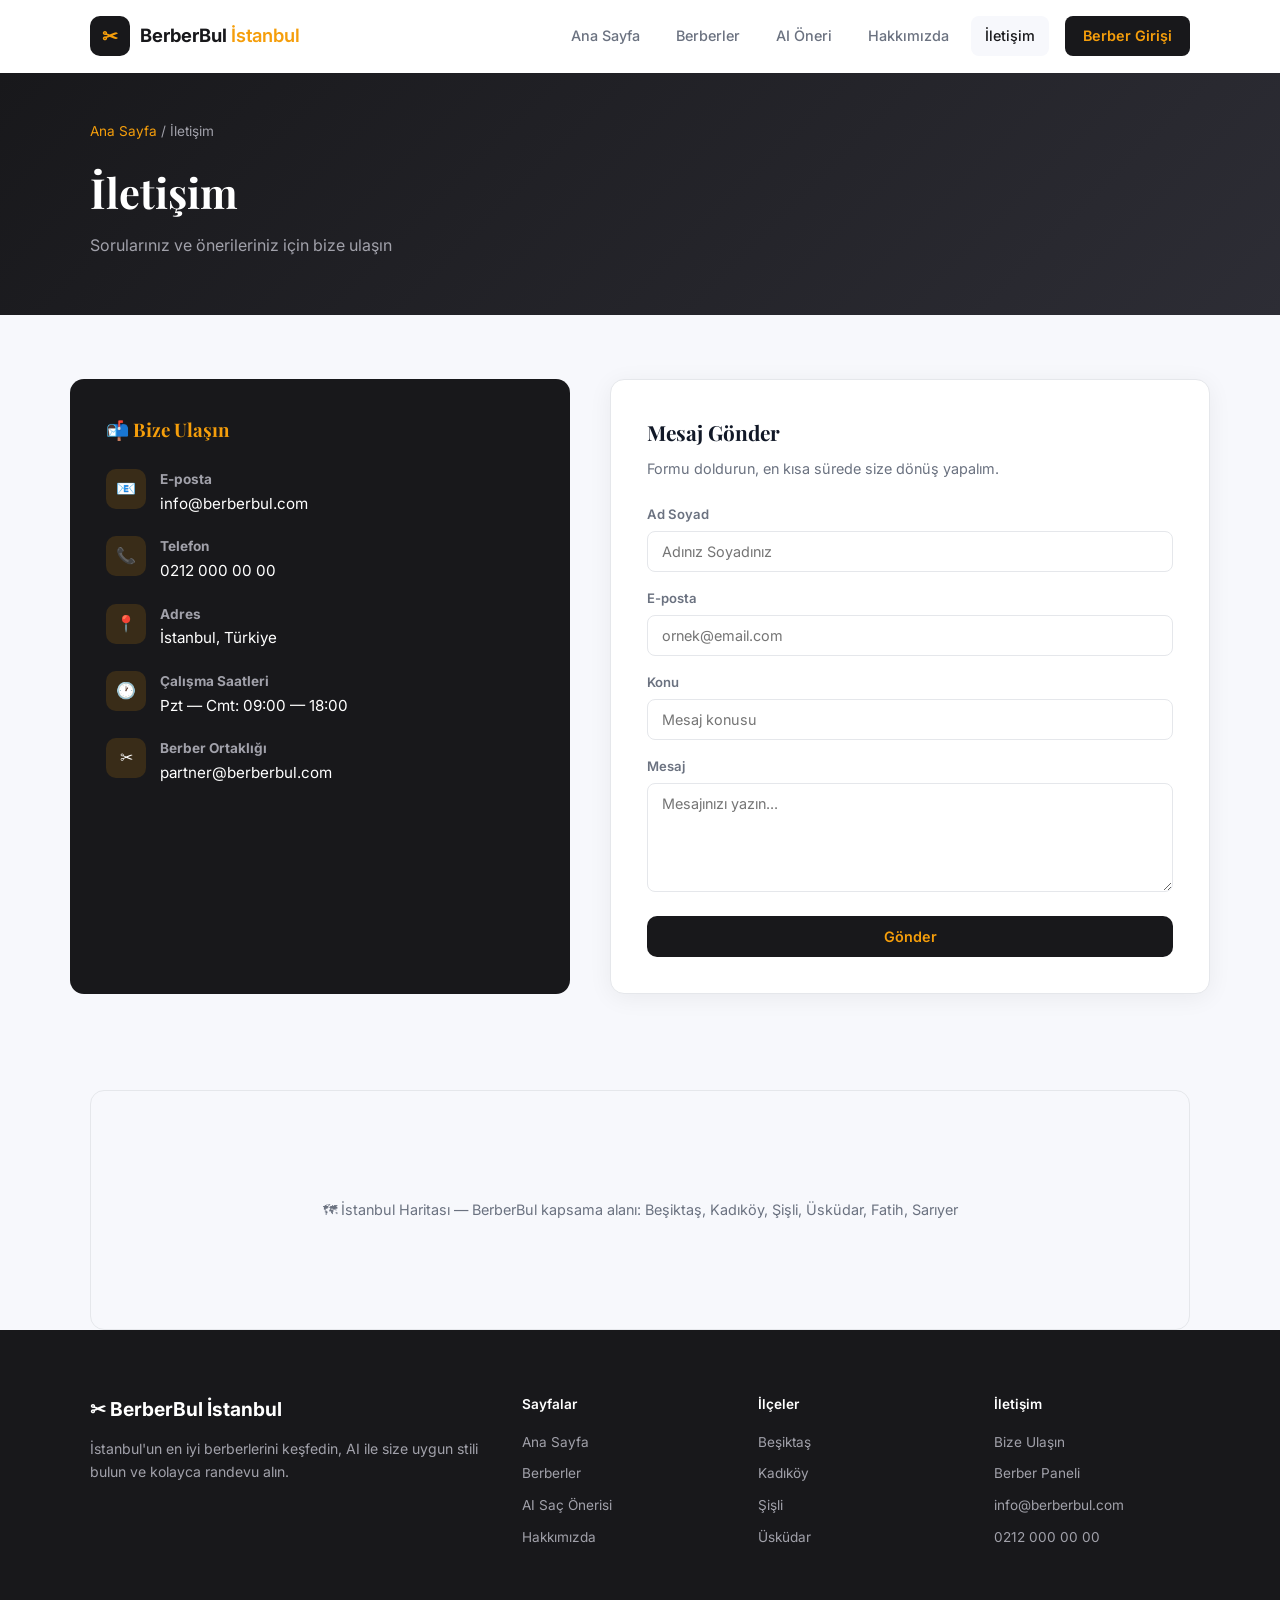
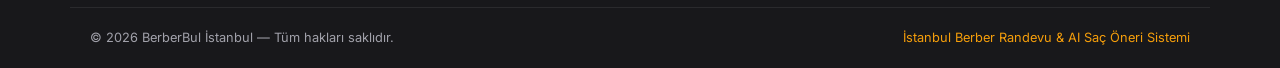
<file: iletisim.html>
<!DOCTYPE html>
<html lang="tr">
<head>
  <meta charset="UTF-8">
  <meta name="viewport" content="width=device-width, initial-scale=1.0">
  <title>İletişim — BerberBul İstanbul</title>
  <link rel="preconnect" href="https://fonts.googleapis.com">
  <link rel="preconnect" href="https://fonts.gstatic.com" crossorigin>
  <link href="https://fonts.googleapis.com/css2?family=Inter:wght@400;500;600;700&family=Playfair+Display:wght@600;700&display=swap" rel="stylesheet">
  <link rel="stylesheet" href="css/style.css">
</head>
<body>
  <div id="navbar-slot"></div>

  <div class="page-header">
    <div class="container">
      <nav class="breadcrumb"><a href="index.html">Ana Sayfa</a> / İletişim</nav>
      <h1 class="page-title">İletişim</h1>
      <p class="page-subtitle">Sorularınız ve önerileriniz için bize ulaşın</p>
    </div>
  </div>

  <main>
    <div class="container contact-layout">
      <div class="contact-info-card">
        <h3>📬 Bize Ulaşın</h3>
        <div class="contact-item">
          <div class="icon">📧</div>
          <div><strong>E-posta</strong><span>info@berberbul.com</span></div>
        </div>
        <div class="contact-item">
          <div class="icon">📞</div>
          <div><strong>Telefon</strong><span>0212 000 00 00</span></div>
        </div>
        <div class="contact-item">
          <div class="icon">📍</div>
          <div><strong>Adres</strong><span>İstanbul, Türkiye</span></div>
        </div>
        <div class="contact-item">
          <div class="icon">🕐</div>
          <div><strong>Çalışma Saatleri</strong><span>Pzt — Cmt: 09:00 — 18:00</span></div>
        </div>
        <div class="contact-item">
          <div class="icon">✂</div>
          <div><strong>Berber Ortaklığı</strong><span>partner@berberbul.com</span></div>
        </div>
      </div>

      <div class="contact-form-card">
        <h2 style="font-size:1.3rem;margin-bottom:8px;">Mesaj Gönder</h2>
        <p style="color:var(--text-muted);font-size:0.9rem;margin-bottom:24px;">Formu doldurun, en kısa sürede size dönüş yapalım.</p>
        <div class="form-group">
          <label>Ad Soyad</label>
          <input type="text" id="iletisimAd" placeholder="Adınız Soyadınız">
        </div>
        <div class="form-group">
          <label>E-posta</label>
          <input type="email" id="iletisimEmail" placeholder="ornek@email.com">
        </div>
        <div class="form-group">
          <label>Konu</label>
          <input type="text" id="iletisimKonu" placeholder="Mesaj konusu">
        </div>
        <div class="form-group">
          <label>Mesaj</label>
          <textarea id="iletisimMesaj" rows="5" style="width:100%;padding:11px 14px;border:1px solid var(--border);border-radius:8px;font-family:inherit;font-size:0.9rem;resize:vertical;" placeholder="Mesajınızı yazın..."></textarea>
        </div>
        <button class="btn btn-primary" style="width:100%;" onclick="mesajGonder()">Gönder</button>
        <div id="iletisimSuccess" class="success-msg">Mesajınız alındı! En kısa sürede dönüş yapacağız.</div>
      </div>
    </div>

    <div class="container">
      <div class="map-placeholder">🗺 İstanbul Haritası — BerberBul kapsama alanı: Beşiktaş, Kadıköy, Şişli, Üsküdar, Fatih, Sarıyer</div>
    </div>
  </main>

  <div id="footer-slot"></div>

  <script src="js/config.js"></script>
  <script src="js/data.js"></script>
  <script src="js/utils.js"></script>
  <script src="js/components.js"></script>
  <script>
    function mesajGonder() {
      const ad = document.getElementById("iletisimAd").value.trim();
      const email = document.getElementById("iletisimEmail").value.trim();
      const mesaj = document.getElementById("iletisimMesaj").value.trim();
      if (!ad || !email || !mesaj) { alert("Lütfen zorunlu alanları doldurun."); return; }
      document.getElementById("iletisimSuccess").classList.add("active");
      document.getElementById("iletisimAd").value = "";
      document.getElementById("iletisimEmail").value = "";
      document.getElementById("iletisimKonu").value = "";
      document.getElementById("iletisimMesaj").value = "";
    }
  </script>
</body>
</html>
</file>
<file: css/style.css>
/* ═══════════════════════════════════════════
   BerberBul İstanbul — Ana Stil Dosyası
   ═══════════════════════════════════════════ */

:root {
  --bg: #F7F8FC;
  --bg-dark: #0f0f12;
  --card: #FFFFFF;
  --border: #E5E7EB;
  --primary: #18181B;
  --accent: #F59E0B;
  --accent-light: #FEF3C7;
  --danger: #EF4444;
  --success: #22C55E;
  --warning: #F59E0B;
  --text: #111827;
  --text-muted: #6B7280;
  --radius: 14px;
  --radius-sm: 10px;
  --shadow: 0 4px 24px rgba(0,0,0,0.06);
  --shadow-lg: 0 12px 48px rgba(0,0,0,0.12);
  --transition: 0.25s ease;
}

*, *::before, *::after { box-sizing: border-box; margin: 0; padding: 0; }

html { scroll-behavior: smooth; }

body {
  font-family: 'Inter', sans-serif;
  background: var(--bg);
  color: var(--text);
  line-height: 1.6;
  min-height: 100vh;
  display: flex;
  flex-direction: column;
}

main { flex: 1; }

h1, h2, h3, .display-font {
  font-family: 'Playfair Display', serif;
}

a { text-decoration: none; color: inherit; }

img { max-width: 100%; display: block; }

.container {
  max-width: 1140px;
  margin: 0 auto;
  padding: 0 20px;
}

/* ─── Navbar ─── */
.navbar {
  position: sticky;
  top: 0;
  z-index: 200;
  background: rgba(255,255,255,0.92);
  backdrop-filter: blur(12px);
  border-bottom: 1px solid transparent;
  transition: var(--transition);
}

.navbar.scrolled {
  border-bottom-color: var(--border);
  box-shadow: var(--shadow);
}

.nav-container {
  max-width: 1140px;
  margin: 0 auto;
  padding: 0 20px;
  height: 72px;
  display: flex;
  align-items: center;
  justify-content: space-between;
}

.nav-logo {
  display: flex;
  align-items: center;
  gap: 10px;
  font-weight: 700;
  font-size: 1.15rem;
  color: var(--primary);
}

.logo-icon {
  width: 40px;
  height: 40px;
  background: var(--primary);
  color: var(--accent);
  border-radius: 10px;
  display: flex;
  align-items: center;
  justify-content: center;
  font-size: 1.2rem;
}

.logo-text em {
  font-style: normal;
  color: var(--accent);
  font-weight: 600;
}

.nav-menu {
  display: flex;
  align-items: center;
  gap: 8px;
}

.nav-link {
  padding: 8px 14px;
  border-radius: 8px;
  font-size: 0.9rem;
  font-weight: 500;
  color: var(--text-muted);
  transition: var(--transition);
}

.nav-link:hover, .nav-link.active {
  color: var(--primary);
  background: var(--bg);
}

.nav-toggle {
  display: none;
  flex-direction: column;
  gap: 5px;
  background: none;
  border: none;
  cursor: pointer;
  padding: 4px;
}

.nav-toggle span {
  width: 24px;
  height: 2px;
  background: var(--primary);
  border-radius: 2px;
  transition: var(--transition);
}

/* ─── Buttons ─── */
.btn {
  display: inline-flex;
  align-items: center;
  justify-content: center;
  gap: 8px;
  padding: 12px 24px;
  border-radius: var(--radius-sm);
  border: none;
  font-family: inherit;
  font-size: 0.9rem;
  font-weight: 600;
  cursor: pointer;
  transition: var(--transition);
  white-space: nowrap;
}

.btn-sm { padding: 8px 16px; font-size: 0.85rem; }
.btn-lg { padding: 16px 32px; font-size: 1rem; }

.btn-primary {
  background: var(--primary);
  color: var(--accent);
}
.btn-primary:hover:not(:disabled) {
  background: var(--accent);
  color: var(--primary);
  transform: translateY(-1px);
  box-shadow: 0 4px 16px rgba(245,158,11,0.3);
}
.btn-primary:disabled { opacity: 0.55; cursor: not-allowed; }

.btn-outline {
  background: transparent;
  border: 1.5px solid var(--border);
  color: var(--text);
}
.btn-outline:hover { border-color: var(--primary); background: var(--bg); }

.btn-accent {
  background: var(--accent);
  color: var(--primary);
}
.btn-accent:hover { filter: brightness(1.05); transform: translateY(-1px); }

.btn-danger {
  background: var(--danger);
  color: #fff;
  padding: 6px 14px;
  font-size: 0.8rem;
}

.btn-nav {
  background: var(--primary);
  color: var(--accent) !important;
  padding: 8px 18px !important;
  border-radius: 8px !important;
  margin-left: 8px;
}
.btn-nav:hover { background: var(--accent) !important; color: var(--primary) !important; }

.btn-ghost {
  background: rgba(255,255,255,0.15);
  color: #fff;
  border: 1px solid rgba(255,255,255,0.3);
}
.btn-ghost:hover { background: rgba(255,255,255,0.25); }

/* ─── Hero ─── */
.hero {
  position: relative;
  min-height: 88vh;
  display: flex;
  align-items: center;
  background: var(--bg-dark);
  overflow: hidden;
}

.hero-bg {
  position: absolute;
  inset: 0;
  background:
    radial-gradient(ellipse at 20% 50%, rgba(245,158,11,0.15) 0%, transparent 50%),
    radial-gradient(ellipse at 80% 20%, rgba(245,158,11,0.08) 0%, transparent 40%),
    linear-gradient(135deg, #0f0f12 0%, #1a1a2e 50%, #0f0f12 100%);
}

.hero-pattern {
  position: absolute;
  inset: 0;
  opacity: 0.04;
  background-image: repeating-linear-gradient(
    45deg, #fff 0, #fff 1px, transparent 0, transparent 50%
  );
  background-size: 20px 20px;
}

.hero-content {
  position: relative;
  z-index: 2;
  max-width: 1140px;
  margin: 0 auto;
  padding: 80px 20px;
  display: grid;
  grid-template-columns: 1fr 1fr;
  gap: 60px;
  align-items: center;
}

.hero-badge {
  display: inline-flex;
  align-items: center;
  gap: 8px;
  background: rgba(245,158,11,0.15);
  border: 1px solid rgba(245,158,11,0.3);
  color: var(--accent);
  padding: 6px 14px;
  border-radius: 20px;
  font-size: 0.8rem;
  font-weight: 600;
  margin-bottom: 20px;
}

.hero h1 {
  font-size: clamp(2.2rem, 5vw, 3.5rem);
  color: #fff;
  line-height: 1.15;
  margin-bottom: 20px;
}

.hero h1 span { color: var(--accent); }

.hero-desc {
  color: #a1a1aa;
  font-size: 1.05rem;
  margin-bottom: 32px;
  max-width: 480px;
}

.hero-actions { display: flex; gap: 12px; flex-wrap: wrap; }

.hero-stats {
  display: flex;
  gap: 32px;
  margin-top: 48px;
  padding-top: 32px;
  border-top: 1px solid rgba(255,255,255,0.1);
}

.hero-stat strong {
  display: block;
  font-size: 1.8rem;
  color: var(--accent);
  font-family: 'Playfair Display', serif;
}

.hero-stat span { font-size: 0.85rem; color: #71717a; }

.hero-visual {
  position: relative;
}

.hero-card-stack {
  position: relative;
  height: 420px;
}

.hero-float-card {
  position: absolute;
  background: rgba(255,255,255,0.06);
  backdrop-filter: blur(16px);
  border: 1px solid rgba(255,255,255,0.1);
  border-radius: var(--radius);
  padding: 20px;
  color: #fff;
  animation: float 6s ease-in-out infinite;
}

.hero-float-card:nth-child(1) {
  top: 0; right: 0; width: 280px;
  animation-delay: 0s;
}
.hero-float-card:nth-child(2) {
  top: 120px; left: 0; width: 240px;
  animation-delay: -2s;
}
.hero-float-card:nth-child(3) {
  bottom: 0; right: 40px; width: 260px;
  animation-delay: -4s;
}

@keyframes float {
  0%, 100% { transform: translateY(0); }
  50% { transform: translateY(-12px); }
}

.hero-float-card .card-icon { font-size: 1.5rem; margin-bottom: 8px; }
.hero-float-card h4 { font-size: 0.95rem; margin-bottom: 4px; }
.hero-float-card p { font-size: 0.8rem; color: #a1a1aa; }

/* ─── Sections ─── */
.section { padding: 80px 0; }
.section-alt { background: var(--card); }
.section-dark { background: var(--primary); color: #fff; }

.section-header {
  text-align: center;
  margin-bottom: 48px;
}

.section-label {
  display: inline-block;
  color: var(--accent);
  font-size: 0.8rem;
  font-weight: 700;
  letter-spacing: 0.1em;
  text-transform: uppercase;
  margin-bottom: 12px;
}

.section-title {
  font-size: clamp(1.8rem, 3vw, 2.4rem);
  margin-bottom: 12px;
}

.section-desc {
  color: var(--text-muted);
  max-width: 560px;
  margin: 0 auto;
}

/* ─── Features ─── */
.features-grid {
  display: grid;
  grid-template-columns: repeat(3, 1fr);
  gap: 24px;
}

.feature-card {
  background: var(--card);
  border: 1px solid var(--border);
  border-radius: var(--radius);
  padding: 32px 24px;
  text-align: center;
  transition: var(--transition);
}

.feature-card:hover {
  transform: translateY(-4px);
  box-shadow: var(--shadow-lg);
  border-color: var(--accent);
}

.feature-icon {
  width: 56px;
  height: 56px;
  background: var(--accent-light);
  border-radius: 14px;
  display: flex;
  align-items: center;
  justify-content: center;
  font-size: 1.5rem;
  margin: 0 auto 16px;
}

.feature-card h3 { font-size: 1.1rem; margin-bottom: 8px; }
.feature-card p { font-size: 0.9rem; color: var(--text-muted); }

/* ─── Berber Grid ─── */
.berber-grid {
  display: grid;
  grid-template-columns: repeat(3, 1fr);
  gap: 24px;
}

.berber-card {
  background: var(--card);
  border: 1px solid var(--border);
  border-radius: var(--radius);
  overflow: hidden;
  transition: var(--transition);
}

.berber-card:hover {
  transform: translateY(-4px);
  box-shadow: var(--shadow-lg);
}

.berber-card-visual {
  height: 140px;
  position: relative;
  display: flex;
  align-items: center;
  justify-content: center;
}

.berber-card-avatar {
  width: 72px;
  height: 72px;
  border-radius: 50%;
  background: rgba(255,255,255,0.2);
  border: 3px solid rgba(255,255,255,0.4);
  display: flex;
  align-items: center;
  justify-content: center;
  font-size: 1.4rem;
  font-weight: 700;
  color: #fff;
}

.ai-badge-card {
  position: absolute;
  top: 12px;
  right: 12px;
  background: var(--accent);
  color: var(--primary);
  font-size: 0.7rem;
  font-weight: 700;
  padding: 4px 10px;
  border-radius: 20px;
}

.berber-card-body { padding: 20px; }

.berber-card-top {
  display: flex;
  justify-content: space-between;
  align-items: flex-start;
  margin-bottom: 8px;
}

.berber-name { font-size: 1.1rem; font-weight: 700; }
.berber-ilce { font-size: 0.85rem; color: var(--text-muted); }
.berber-rating { color: var(--accent); font-weight: 700; font-size: 0.95rem; }
.berber-desc {
  font-size: 0.85rem;
  color: var(--text-muted);
  margin-bottom: 12px;
  display: -webkit-box;
  -webkit-line-clamp: 2;
  -webkit-box-orient: vertical;
  overflow: hidden;
}

.badges { display: flex; flex-wrap: wrap; gap: 6px; margin-bottom: 14px; }

.badge {
  background: var(--bg);
  border: 1px solid var(--border);
  font-size: 0.72rem;
  padding: 3px 10px;
  border-radius: 20px;
}

.berber-meta {
  display: flex;
  justify-content: space-between;
  align-items: center;
  margin-bottom: 16px;
}

.berber-fiyat { font-weight: 700; font-size: 1.15rem; }
.berber-seans { font-size: 0.8rem; color: var(--text-muted); }

.berber-card-actions { display: flex; gap: 8px; }
.berber-card-actions .btn { flex: 1; }

/* ─── Page Header ─── */
.page-header {
  background: linear-gradient(135deg, var(--primary) 0%, #2d2d35 100%);
  padding: 48px 0 56px;
  color: #fff;
}

.breadcrumb {
  font-size: 0.85rem;
  color: #a1a1aa;
  margin-bottom: 16px;
}
.breadcrumb a { color: var(--accent); }
.breadcrumb a:hover { text-decoration: underline; }

.page-title {
  font-size: clamp(1.8rem, 4vw, 2.6rem);
  margin-bottom: 8px;
}

.page-subtitle { color: #a1a1aa; font-size: 1rem; }

/* ─── Filter Bar ─── */
.filter-bar {
  background: var(--card);
  border: 1px solid var(--border);
  border-radius: var(--radius);
  padding: 20px 24px;
  display: flex;
  flex-wrap: wrap;
  gap: 16px;
  align-items: flex-end;
  margin-bottom: 32px;
  box-shadow: var(--shadow);
}

.filter-group {
  display: flex;
  flex-direction: column;
  gap: 6px;
  flex: 1;
  min-width: 150px;
}

.filter-group label {
  font-size: 0.78rem;
  font-weight: 600;
  color: var(--text-muted);
  text-transform: uppercase;
  letter-spacing: 0.05em;
}

.filter-group select,
.filter-group input {
  padding: 10px 14px;
  border: 1px solid var(--border);
  border-radius: 8px;
  font-family: inherit;
  font-size: 0.9rem;
  background: #fff;
  transition: var(--transition);
}

.filter-group select:focus,
.filter-group input:focus {
  outline: none;
  border-color: var(--accent);
  box-shadow: 0 0 0 3px rgba(245,158,11,0.15);
}

/* ─── Berber Detay ─── */
.detay-layout {
  display: grid;
  grid-template-columns: 1fr 380px;
  gap: 32px;
  padding: 48px 0 80px;
  align-items: start;
}

.detay-hero-card {
  background: var(--card);
  border: 1px solid var(--border);
  border-radius: var(--radius);
  overflow: hidden;
  margin-bottom: 24px;
}

.detay-banner {
  height: 200px;
  position: relative;
  display: flex;
  align-items: flex-end;
  padding: 24px;
}

.detay-banner-content {
  display: flex;
  align-items: flex-end;
  gap: 20px;
  width: 100%;
}

.berber-avatar-lg {
  width: 100px;
  height: 100px;
  border-radius: 50%;
  border: 4px solid #fff;
  display: flex;
  align-items: center;
  justify-content: center;
  font-size: 2rem;
  font-weight: 700;
  color: #fff;
  flex-shrink: 0;
  margin-bottom: -20px;
  box-shadow: var(--shadow);
}

.detay-info { padding: 32px 24px 24px; }

.detay-info h2 { font-size: 1.6rem; margin-bottom: 4px; }

.detay-stats {
  display: flex;
  gap: 24px;
  flex-wrap: wrap;
  margin: 16px 0;
  padding: 16px 0;
  border-top: 1px solid var(--border);
  border-bottom: 1px solid var(--border);
}

.detay-stat { text-align: center; }
.detay-stat strong { display: block; font-size: 1.2rem; color: var(--accent); }
.detay-stat span { font-size: 0.78rem; color: var(--text-muted); }

.info-list { list-style: none; }
.info-list li {
  display: flex;
  gap: 12px;
  padding: 10px 0;
  border-bottom: 1px solid var(--border);
  font-size: 0.9rem;
}
.info-list li:last-child { border-bottom: none; }
.info-list .icon { font-size: 1.1rem; }

.reviews-section { margin-top: 24px; }

.review-card {
  background: var(--bg);
  border-radius: var(--radius-sm);
  padding: 16px;
  margin-bottom: 12px;
}

.review-header {
  display: flex;
  justify-content: space-between;
  margin-bottom: 6px;
}
.review-author { font-weight: 600; font-size: 0.9rem; }
.review-stars { color: var(--accent); font-size: 0.85rem; }
.review-text { font-size: 0.85rem; color: var(--text-muted); }

/* ─── Randevu Panel ─── */
.randevu-panel {
  background: var(--card);
  border: 1px solid var(--border);
  border-radius: var(--radius);
  padding: 28px;
  position: sticky;
  top: 96px;
  box-shadow: var(--shadow);
}

.randevu-panel h3 {
  font-size: 1.2rem;
  margin-bottom: 20px;
  padding-bottom: 16px;
  border-bottom: 1px solid var(--border);
}

.randevu-steps {
  display: flex;
  gap: 8px;
  margin-bottom: 24px;
}

.step-dot {
  flex: 1;
  height: 4px;
  background: var(--border);
  border-radius: 4px;
  transition: var(--transition);
}
.step-dot.active { background: var(--accent); }
.step-dot.done { background: var(--success); }

.form-group { margin-bottom: 16px; }
.form-group label {
  display: block;
  font-size: 0.82rem;
  font-weight: 600;
  color: var(--text-muted);
  margin-bottom: 6px;
}
.form-group input, .form-group textarea {
  width: 100%;
  padding: 11px 14px;
  border: 1px solid var(--border);
  border-radius: 8px;
  font-family: inherit;
  font-size: 0.9rem;
  transition: var(--transition);
}
.form-group input:focus, .form-group textarea:focus {
  outline: none;
  border-color: var(--accent);
  box-shadow: 0 0 0 3px rgba(245,158,11,0.15);
}

.slot-grid {
  display: flex;
  flex-wrap: wrap;
  gap: 8px;
  margin: 12px 0;
}

.slot-pill {
  padding: 8px 14px;
  border-radius: 20px;
  border: 1px solid var(--border);
  background: var(--bg);
  font-size: 0.82rem;
  cursor: pointer;
  transition: var(--transition);
  font-family: inherit;
}
.slot-pill:hover:not(.disabled) { border-color: var(--accent); }
.slot-pill.selected {
  background: var(--accent);
  border-color: var(--accent);
  color: var(--primary);
  font-weight: 600;
}
.slot-pill.disabled {
  background: #f3f4f6;
  color: #9ca3af;
  cursor: not-allowed;
  text-decoration: line-through;
}

.success-msg {
  display: none;
  background: #dcfce7;
  color: #166534;
  padding: 14px 16px;
  border-radius: 8px;
  margin-top: 16px;
  font-weight: 500;
  font-size: 0.9rem;
}
.success-msg.active { display: block; }

.error-msg {
  color: var(--danger);
  font-size: 0.85rem;
  margin-top: 8px;
  display: none;
}
.error-msg.active { display: block; }

/* ─── AI Sayfası ─── */
.ai-page-layout {
  display: grid;
  grid-template-columns: 1fr 1fr;
  gap: 32px;
  padding: 48px 0 80px;
  align-items: start;
}

.ai-input-card {
  background: var(--card);
  border: 1px solid var(--border);
  border-radius: var(--radius);
  padding: 32px;
  box-shadow: var(--shadow);
}

.ai-input-card h2 { font-size: 1.4rem; margin-bottom: 8px; }
.ai-input-card p { color: var(--text-muted); margin-bottom: 20px; font-size: 0.9rem; }

.ai-textarea {
  width: 100%;
  min-height: 160px;
  padding: 16px;
  border: 1px solid var(--border);
  border-radius: var(--radius-sm);
  font-family: inherit;
  font-size: 0.95rem;
  resize: vertical;
  margin-bottom: 16px;
  transition: var(--transition);
}
.ai-textarea:focus {
  outline: none;
  border-color: var(--accent);
  box-shadow: 0 0 0 3px rgba(245,158,11,0.15);
}

.ai-examples {
  margin-top: 20px;
  padding-top: 20px;
  border-top: 1px solid var(--border);
}
.ai-examples h4 { font-size: 0.85rem; color: var(--text-muted); margin-bottom: 10px; }
.example-chip {
  display: inline-block;
  background: var(--bg);
  border: 1px solid var(--border);
  padding: 6px 12px;
  border-radius: 20px;
  font-size: 0.8rem;
  margin: 4px;
  cursor: pointer;
  transition: var(--transition);
}
.example-chip:hover { border-color: var(--accent); background: var(--accent-light); }

.ai-result-card {
  background: var(--primary);
  border-radius: var(--radius);
  padding: 32px;
  color: #fff;
  min-height: 300px;
  position: sticky;
  top: 96px;
}

.ai-result-card h3 { color: var(--accent); margin-bottom: 16px; font-size: 1.1rem; }

.ai-result-content {
  white-space: pre-wrap;
  line-height: 1.8;
  font-size: 0.92rem;
  color: #e4e4e7;
}

.ai-placeholder {
  color: #71717a;
  font-style: italic;
  text-align: center;
  padding: 60px 20px;
}

.ai-loading {
  display: none;
  align-items: center;
  gap: 12px;
  color: var(--accent);
  padding: 20px 0;
}
.ai-loading.active { display: flex; }

.scissors-anim {
  font-size: 1.5rem;
  animation: spin-scissors 1s ease-in-out infinite;
}
@keyframes spin-scissors {
  0%, 100% { transform: rotate(0deg); }
  50% { transform: rotate(20deg); }
}

/* ─── Hakkımızda / İletişim ─── */
.about-grid {
  display: grid;
  grid-template-columns: 1fr 1fr;
  gap: 48px;
  padding: 64px 0;
  align-items: center;
}

.about-image {
  background: linear-gradient(135deg, var(--primary), #2d2d35);
  border-radius: var(--radius);
  height: 400px;
  display: flex;
  align-items: center;
  justify-content: center;
  font-size: 6rem;
  position: relative;
  overflow: hidden;
}

.about-image::after {
  content: '';
  position: absolute;
  inset: 0;
  background: radial-gradient(circle at 30% 70%, rgba(245,158,11,0.2), transparent);
}

.values-grid {
  display: grid;
  grid-template-columns: repeat(2, 1fr);
  gap: 20px;
  margin-top: 32px;
}

.value-item {
  background: var(--bg);
  border-radius: var(--radius-sm);
  padding: 20px;
}
.value-item h4 { margin-bottom: 6px; font-size: 0.95rem; }
.value-item p { font-size: 0.85rem; color: var(--text-muted); }

.team-grid {
  display: grid;
  grid-template-columns: repeat(3, 1fr);
  gap: 24px;
}

.team-card {
  background: var(--card);
  border: 1px solid var(--border);
  border-radius: var(--radius);
  padding: 28px;
  text-align: center;
  transition: var(--transition);
}
.team-card:hover { transform: translateY(-4px); box-shadow: var(--shadow); }

.team-avatar {
  width: 72px;
  height: 72px;
  border-radius: 50%;
  background: var(--primary);
  color: var(--accent);
  display: flex;
  align-items: center;
  justify-content: center;
  font-size: 1.5rem;
  font-weight: 700;
  margin: 0 auto 14px;
}

.contact-layout {
  display: grid;
  grid-template-columns: 1fr 1.2fr;
  gap: 40px;
  padding: 64px 0;
}

.contact-info-card {
  background: var(--primary);
  color: #fff;
  border-radius: var(--radius);
  padding: 36px;
}

.contact-info-card h3 { color: var(--accent); margin-bottom: 24px; }

.contact-item {
  display: flex;
  gap: 14px;
  margin-bottom: 20px;
}
.contact-item .icon {
  width: 40px;
  height: 40px;
  background: rgba(245,158,11,0.15);
  border-radius: 10px;
  display: flex;
  align-items: center;
  justify-content: center;
  flex-shrink: 0;
}
.contact-item strong { display: block; font-size: 0.85rem; color: #a1a1aa; }
.contact-item span { font-size: 0.95rem; }

.contact-form-card {
  background: var(--card);
  border: 1px solid var(--border);
  border-radius: var(--radius);
  padding: 36px;
  box-shadow: var(--shadow);
}

.map-placeholder {
  background: var(--bg);
  border: 1px solid var(--border);
  border-radius: var(--radius);
  height: 240px;
  display: flex;
  align-items: center;
  justify-content: center;
  color: var(--text-muted);
  margin-top: 32px;
  font-size: 0.9rem;
}

/* ─── Admin ─── */
.admin-login-page {
  min-height: calc(100vh - 72px);
  display: flex;
  align-items: center;
  justify-content: center;
  padding: 40px 20px;
  background:
    radial-gradient(ellipse at center, rgba(245,158,11,0.08), transparent),
    var(--bg);
}

.login-card {
  background: var(--card);
  border: 1px solid var(--border);
  border-radius: var(--radius);
  padding: 48px 40px;
  width: 100%;
  max-width: 420px;
  box-shadow: var(--shadow-lg);
}

.login-card .logo-icon {
  margin: 0 auto 20px;
}

.login-card h2 {
  text-align: center;
  margin-bottom: 8px;
  font-size: 1.5rem;
}

.login-subtitle {
  text-align: center;
  color: var(--text-muted);
  font-size: 0.9rem;
  margin-bottom: 32px;
}

.login-hint {
  margin-top: 24px;
  padding: 14px;
  background: var(--bg);
  border-radius: 8px;
  font-size: 0.8rem;
  color: var(--text-muted);
  text-align: center;
}

.admin-layout {
  display: grid;
  grid-template-columns: 260px 1fr;
  min-height: calc(100vh - 72px);
}

.admin-sidebar {
  background: var(--primary);
  color: #fff;
  padding: 28px 0;
}

.admin-sidebar-brand {
  padding: 0 24px 24px;
  border-bottom: 1px solid rgba(255,255,255,0.1);
  margin-bottom: 16px;
}

.admin-sidebar-brand h3 { color: var(--accent); font-size: 1rem; margin-bottom: 4px; }
.admin-sidebar-brand p { font-size: 0.78rem; color: #71717a; }

.admin-nav a {
  display: flex;
  align-items: center;
  gap: 10px;
  padding: 12px 24px;
  font-size: 0.9rem;
  color: #a1a1aa;
  transition: var(--transition);
  cursor: pointer;
  border: none;
  background: none;
  width: 100%;
  text-align: left;
  font-family: inherit;
}
.admin-nav a:hover, .admin-nav a.active {
  color: #fff;
  background: rgba(245,158,11,0.1);
  border-right: 3px solid var(--accent);
}

.admin-main { padding: 32px; overflow-y: auto; }

.admin-topbar {
  display: flex;
  justify-content: space-between;
  align-items: center;
  margin-bottom: 28px;
}

.admin-topbar h2 { font-size: 1.4rem; }

.stats-grid {
  display: grid;
  grid-template-columns: repeat(4, 1fr);
  gap: 16px;
  margin-bottom: 28px;
}

.stat-card {
  background: var(--card);
  border: 1px solid var(--border);
  border-radius: var(--radius);
  padding: 22px;
  position: relative;
  overflow: hidden;
}

.stat-card::before {
  content: '';
  position: absolute;
  top: 0; left: 0; right: 0;
  height: 3px;
  background: var(--accent);
}

.stat-icon { font-size: 1.3rem; margin-bottom: 8px; }
.stat-value { font-size: 2rem; font-weight: 700; color: var(--primary); }
.stat-label { font-size: 0.78rem; color: var(--text-muted); margin-top: 4px; }

.admin-section {
  background: var(--card);
  border: 1px solid var(--border);
  border-radius: var(--radius);
  padding: 24px;
  margin-bottom: 24px;
}

.admin-section h3 {
  font-size: 1.05rem;
  margin-bottom: 16px;
  display: flex;
  align-items: center;
  gap: 8px;
}

.takvim-table, .data-table, .analiz-table {
  width: 100%;
  border-collapse: collapse;
  font-size: 0.88rem;
}

.takvim-table td, .data-table th, .data-table td,
.analiz-table th, .analiz-table td {
  padding: 11px 14px;
  border-bottom: 1px solid var(--border);
  text-align: left;
}

.data-table th, .analiz-table th {
  background: var(--bg);
  font-weight: 600;
  color: var(--text-muted);
  font-size: 0.78rem;
  text-transform: uppercase;
  letter-spacing: 0.04em;
}

.takvim-table tr.dolu { background: #fef2f2; }
.takvim-table tr.bos { background: #f0fdf4; }
.takvim-saat { font-weight: 600; width: 80px; }

.progress-bar {
  width: 100%;
  height: 10px;
  background: #e5e7eb;
  border-radius: 10px;
  overflow: hidden;
}
.progress-fill { height: 100%; border-radius: 10px; }
.progress-fill.red { background: var(--danger); }
.progress-fill.yellow { background: var(--warning); }
.progress-fill.green { background: var(--success); }

.admin-tab { display: none; }
.admin-tab.active { display: block; }

.date-filter-row {
  display: flex;
  flex-wrap: wrap;
  gap: 12px;
  margin-bottom: 16px;
  align-items: flex-end;
}

/* ─── CTA Banner ─── */
.cta-banner {
  background: linear-gradient(135deg, var(--primary) 0%, #2d2d35 100%);
  border-radius: var(--radius);
  padding: 56px 48px;
  text-align: center;
  color: #fff;
  margin: 0 0 80px;
  position: relative;
  overflow: hidden;
}

.cta-banner::before {
  content: '';
  position: absolute;
  top: -50%; right: -20%;
  width: 400px; height: 400px;
  background: radial-gradient(circle, rgba(245,158,11,0.15), transparent);
  border-radius: 50%;
}

.cta-banner h2 { font-size: 2rem; margin-bottom: 12px; position: relative; }
.cta-banner p { color: #a1a1aa; margin-bottom: 28px; position: relative; }
.cta-banner .btn { position: relative; }

/* ─── Footer ─── */
.footer {
  background: var(--primary);
  color: #a1a1aa;
  padding: 64px 0 0;
  margin-top: auto;
}

.footer-grid {
  max-width: 1140px;
  margin: 0 auto;
  padding: 0 20px 48px;
  display: grid;
  grid-template-columns: 2fr 1fr 1fr 1fr;
  gap: 40px;
}

.footer-logo {
  font-size: 1.2rem;
  font-weight: 700;
  color: #fff;
  margin-bottom: 12px;
}

.footer-brand p { font-size: 0.88rem; line-height: 1.7; }

.footer-col h4 {
  color: #fff;
  font-size: 0.85rem;
  font-weight: 600;
  margin-bottom: 16px;
  font-family: 'Inter', sans-serif;
}

.footer-col a, .footer-muted {
  display: block;
  font-size: 0.85rem;
  margin-bottom: 10px;
  transition: var(--transition);
}
.footer-col a:hover { color: var(--accent); }

.footer-bottom {
  border-top: 1px solid rgba(255,255,255,0.08);
  padding: 20px;
  max-width: 1140px;
  margin: 0 auto;
  display: flex;
  justify-content: space-between;
  font-size: 0.8rem;
  flex-wrap: wrap;
  gap: 8px;
}

.footer-tag { color: var(--accent); }

/* ─── Animations ─── */
.fade-in {
  animation: fadeIn 0.5s ease forwards;
  opacity: 0;
}

@keyframes fadeIn {
  to { opacity: 1; }
}

.berber-card:nth-child(1) { animation-delay: 0.05s; }
.berber-card:nth-child(2) { animation-delay: 0.1s; }
.berber-card:nth-child(3) { animation-delay: 0.15s; }
.berber-card:nth-child(4) { animation-delay: 0.2s; }
.berber-card:nth-child(5) { animation-delay: 0.25s; }
.berber-card:nth-child(6) { animation-delay: 0.3s; }

.text-center { text-align: center; }
.mt-4 { margin-top: 32px; }

/* ─── Responsive ─── */
.admin-mobile-tabs {
  display: none;
  gap: 8px;
  margin-bottom: 20px;
  flex-wrap: wrap;
}

.admin-mobile-tabs button {
  flex: 1;
  min-width: 120px;
  padding: 10px;
  border: 1px solid var(--border);
  border-radius: 8px;
  background: var(--card);
  font-family: inherit;
  font-size: 0.8rem;
  cursor: pointer;
}

.admin-mobile-tabs button.active {
  background: var(--primary);
  color: var(--accent);
  border-color: var(--primary);
}

@media (max-width: 1024px) {
  .berber-grid { grid-template-columns: repeat(2, 1fr); }
  .hero-content { grid-template-columns: 1fr; }
  .hero-visual { display: none; }
  .detay-layout { grid-template-columns: 1fr; }
  .randevu-panel { position: static; }
  .admin-layout { grid-template-columns: 1fr; }
  .admin-sidebar { display: none; }
  .admin-mobile-tabs { display: flex; }
  .stats-grid { grid-template-columns: repeat(2, 1fr); }
  .features-grid { grid-template-columns: 1fr; }
  .ai-page-layout { grid-template-columns: 1fr; }
  .ai-result-card { position: static; }
  .about-grid, .contact-layout { grid-template-columns: 1fr; }
  .team-grid { grid-template-columns: repeat(2, 1fr); }
  .footer-grid { grid-template-columns: 1fr 1fr; }
}

@media (max-width: 768px) {
  .nav-toggle { display: flex; }
  .nav-menu {
    display: none;
    position: absolute;
    top: 72px; left: 0; right: 0;
    background: #fff;
    flex-direction: column;
    padding: 16px;
    border-bottom: 1px solid var(--border);
    box-shadow: var(--shadow);
  }
  .nav-menu.open { display: flex; }
  .btn-nav { margin-left: 0 !important; width: 100%; text-align: center; }
  .berber-grid { grid-template-columns: 1fr; }
  .hero { min-height: auto; }
  .hero-content { padding: 60px 20px; }
  .hero-stats { gap: 20px; }
  .section { padding: 56px 0; }
  .stats-grid { grid-template-columns: 1fr 1fr; }
  .team-grid { grid-template-columns: 1fr; }
  .footer-grid { grid-template-columns: 1fr; }
  .cta-banner { padding: 40px 24px; }
  .values-grid { grid-template-columns: 1fr; }
}
</file>
